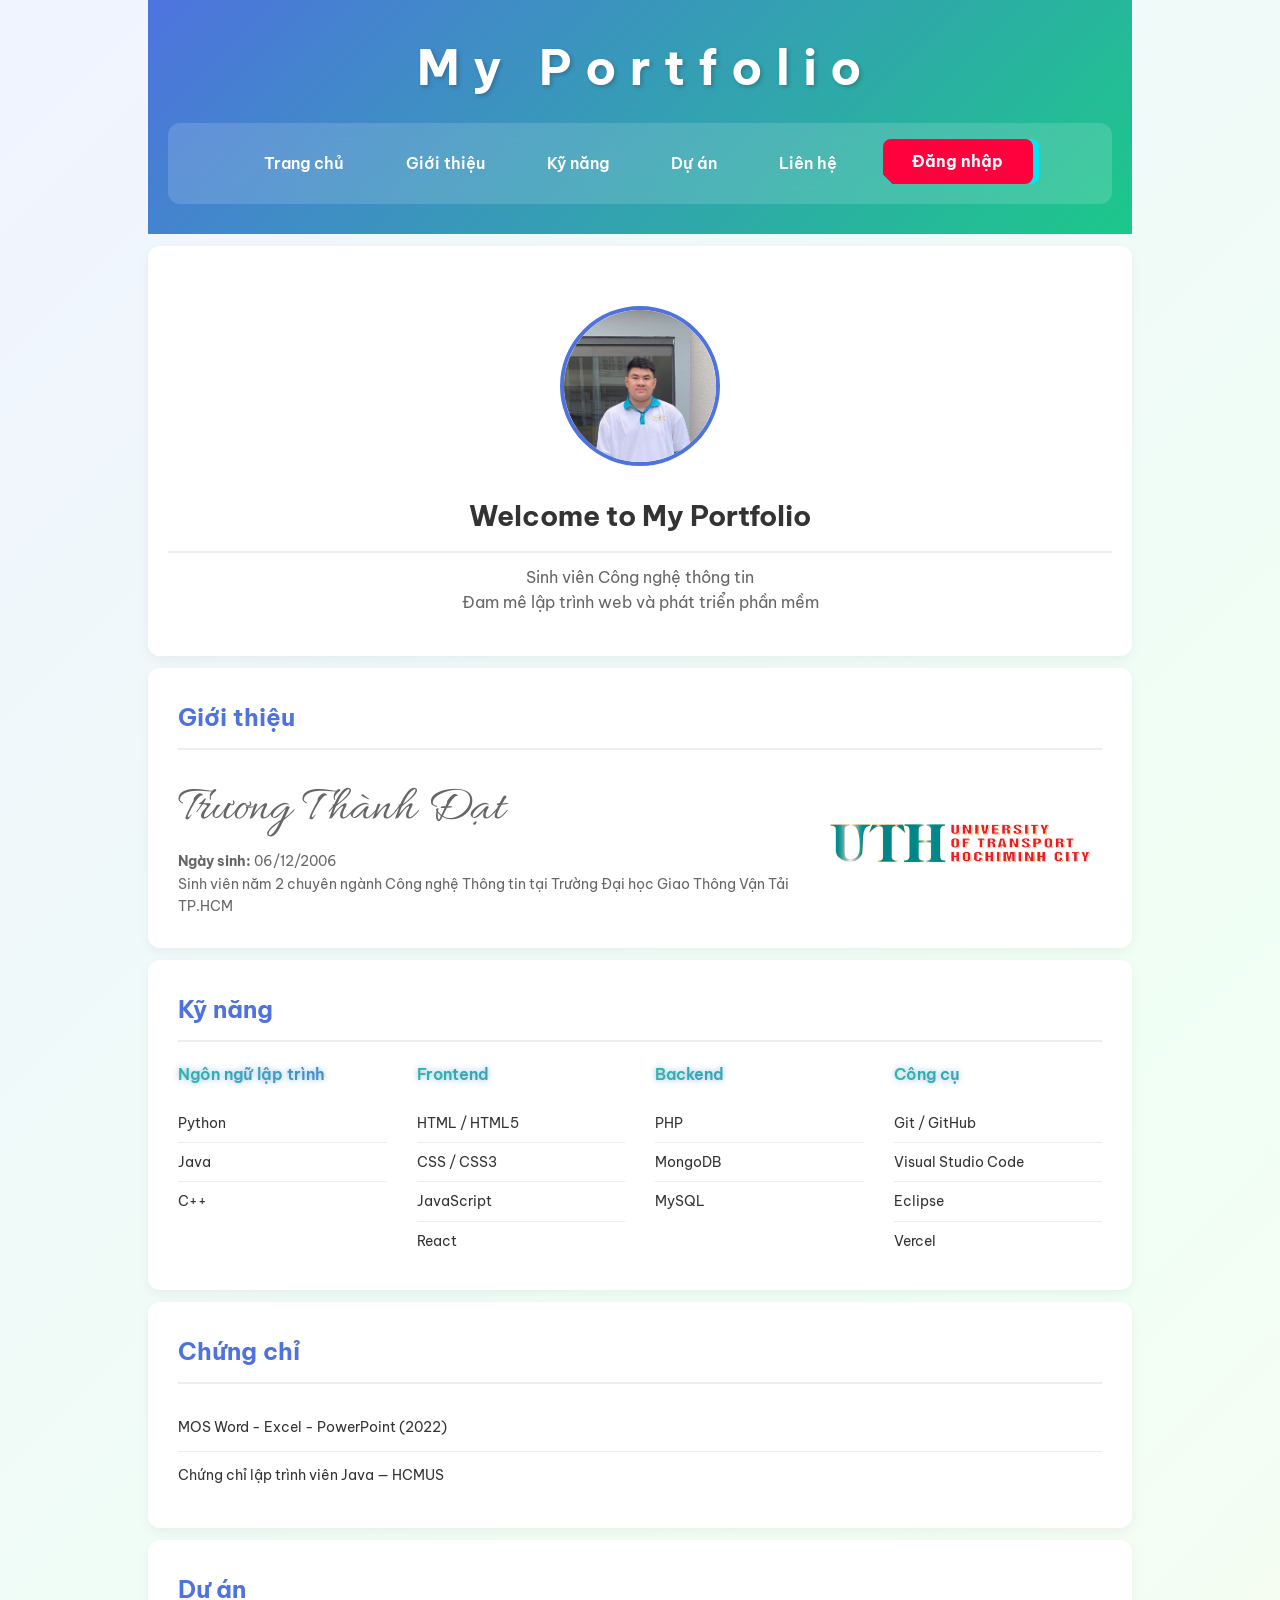
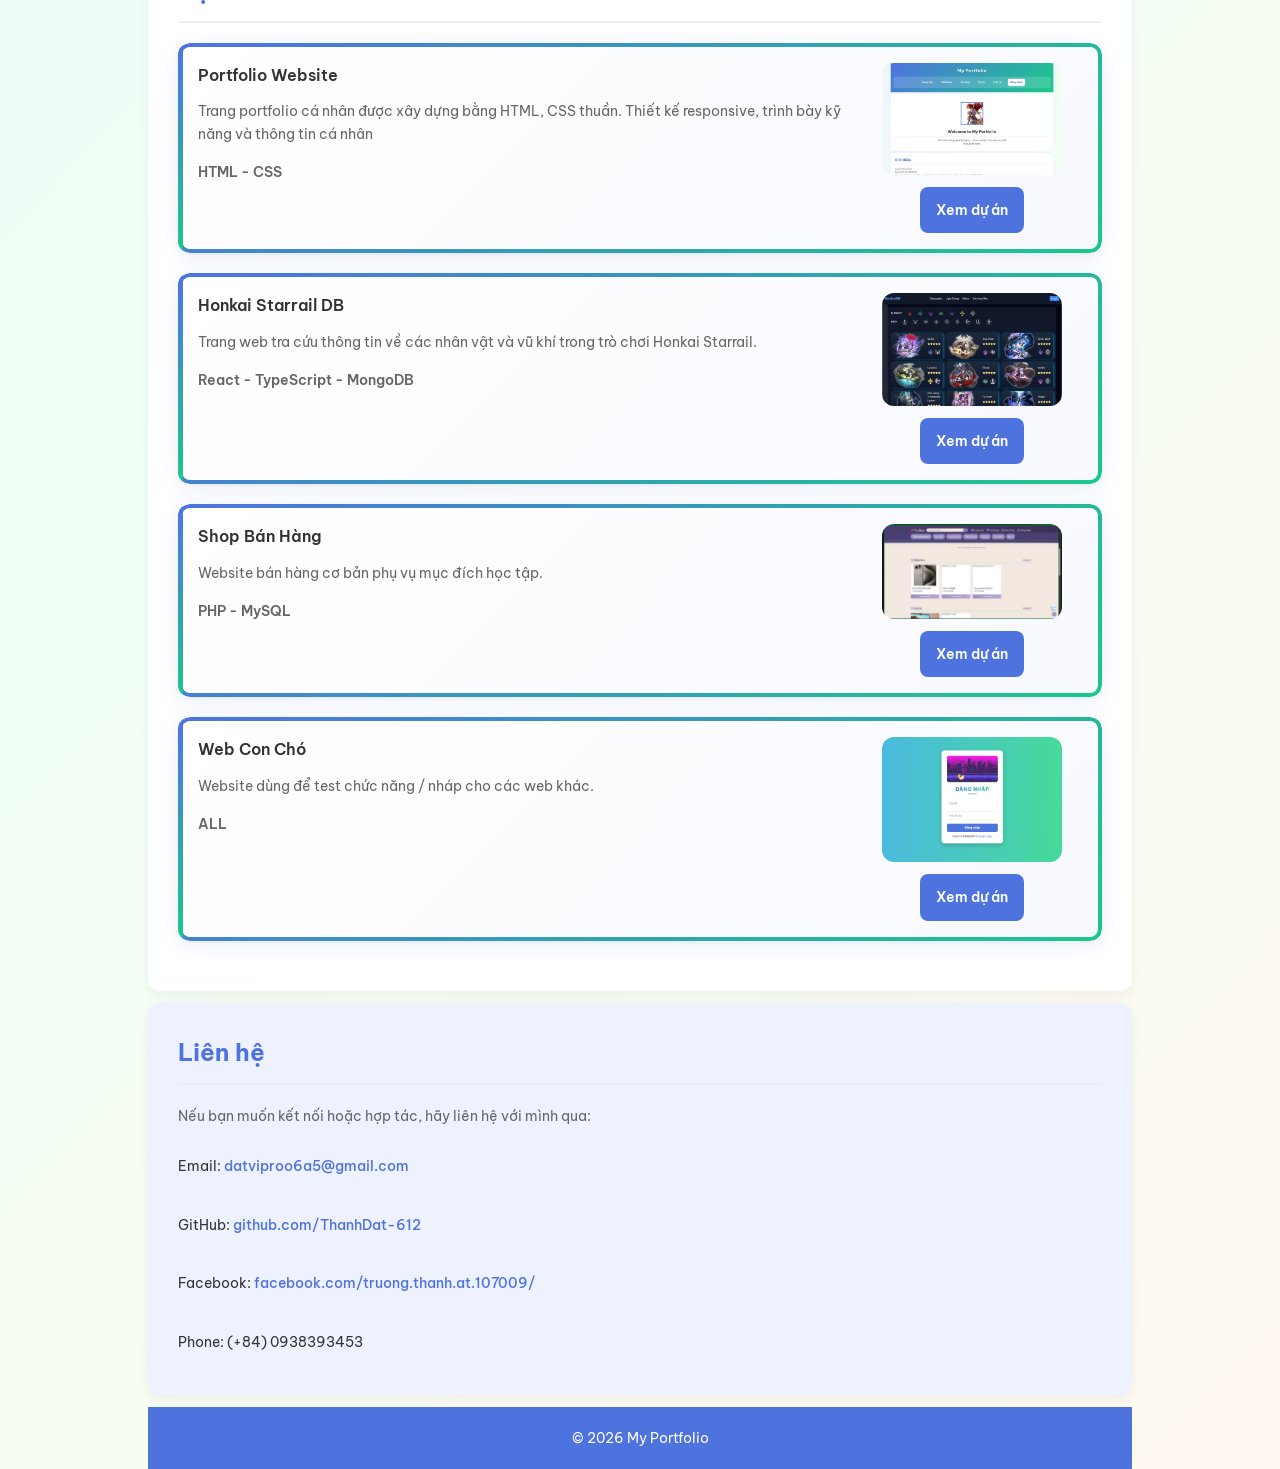
<file: index.html>
<!DOCTYPE html>
<html lang="vi">
<head>
    <meta charset="UTF-8">
    <meta name="viewport" content="width=device-width, initial-scale=1.0">
    <link rel="stylesheet" href="css/style.css">
    <link rel="icon" type="image/x-icon" href="pics/logo_web.ico">
    <!-- <link href="https://fonts.googleapis.com/css2?family=Fleur+De+Leah&family=Playwrite+AU+VIC+Guides&display=swap" rel="stylesheet">
    <link href="https://fonts.googleapis.com/css2?family=Playwrite+AU+VIC+Guides&display=swap" rel="stylesheet"> -->
    <link rel="preconnect" href="https://fonts.googleapis.com">
    <link rel="preconnect" href="https://fonts.gstatic.com" crossorigin>
    <link href="https://fonts.googleapis.com/css2?family=Allura&family=Fleur+De+Leah&family=Playwrite+AU+VIC+Guides&display=swap" rel="stylesheet">
    <link href="https://fonts.googleapis.com/css2?family=Be+Vietnam+Pro:wght@400;500;600;700&display=swap" rel="stylesheet">
    <title>Portfolio</title>
</head>
<body>
    <div class="container">
        <header>
            <!-- <h1>My Portfolio</h1> -->
            <h1 class="wave-text">
                <span class="word">
                    <span style="--i:1">M</span>
                    <span style="--i:2">y</span>
                </span>
                <span>&nbsp;</span>
                <span class="word">
                    <span style="--i:4">P</span>
                    <span style="--i:5">o</span>
                    <span style="--i:6">r</span>
                    <span style="--i:7">t</span>
                    <span style="--i:8">f</span>
                    <span style="--i:9">o</span>
                    <span style="--i:10">l</span>
                    <span style="--i:11">i</span>
                    <span style="--i:12">o</span> </span>
            </h1>
            <nav>
                <ul class="menu">
                    <li><a href="#home">Trang chủ</a></li>
                    <li><a href="#about">Giới thiệu</a></li>
                    <li><a href="#skills">Kỹ năng</a></li>
                    <li><a href="#projects">Dự án</a></li>
                    <li><a href="#contact">Liên hệ</a></li>
                    <li><a href="/html/login.html" class="login-btn" target="_blank">Đăng nhập</a></li>
                </ul>
            </nav>
        </header>

        <section id="home">
            <img src="pics/avt.jpg" alt="avt" class="avatar">
            <h2>Welcome to My Portfolio</h2>
            <p class="tagline">Sinh viên Công nghệ thông tin</p>
            <p class="tagline">Đam mê lập trình web và phát triển phần mềm</p>
        </section>

        <section id="about">
            <h2>Giới thiệu</h2>
            <div class="about-wrapper">
                <div class="about-content">
                    <p class="name">Trương Thành Đạt</p>
                    <p><b>Ngày sinh:</b> 06/12/2006</p>
                    <p> Sinh viên năm 2 chuyên ngành Công nghệ Thông tin tại Trường Đại học Giao Thông Vận Tải TP.HCM</p>
                </div>

                <div class="about-logo">
                    <img src="pics/Logo_UTH.png" alt="Logo UTH" class="about-logo-img">
                </div>
            </div>
        </section>


        <section id="skills">
            <h2>Kỹ năng</h2>
            <div class="skills-grid">
                <div class="skill-group">
                    <h3>Ngôn ngữ lập trình</h3>
                    <ul>
                        <li>Python</li>
                        <li>Java</li>
                        <li>C++</li>
                    </ul>
                </div>

                <div class="skill-group">
                    <h3>Frontend</h3>
                    <ul>
                        <li>HTML / HTML5</li>
                        <li>CSS / CSS3</li>
                        <li>JavaScript</li>
                        <li>React</li>
                    </ul>
                </div>

                <div class="skill-group">
                    <h3 >Backend</h3>
                    <ul>
                        <li>PHP</li>
                        <li>MongoDB</li>
                        <li>MySQL</li>
                    </ul>
                </div>

                <div class="skill-group">
                    <h3 >Công cụ</h3>
                    <ul>
                        <li>Git / GitHub</li>
                        <li>Visual Studio Code</li>
                        <li>Eclipse</li>
                        <li>Vercel</li>
                    </ul>
                </div>
            </div>
        </section>

        <section id="certificates">
            <h2>Chứng chỉ</h2>
            <ul class="cert-list">
                <li>MOS Word - Excel - PowerPoint (2022)</li>
                <li>Chứng chỉ lập trình viên Java — HCMUS</li>
            </ul>
        </section>

        <section id="projects">
            <h2>Dự án</h2>
            <div class="project-card">
                <div class="project-left">
                    <h3>Portfolio Website</h3>
                    <p>Trang portfolio cá nhân được xây dựng bằng HTML, CSS thuần. Thiết kế responsive, trình bày kỹ năng và thông tin cá nhân</p>
                    <p class="tech-tags">HTML - CSS</p>
                </div>
                <div class="project-right">
                    <img src="pics/portfolio.png" alt="Portfolio Website" class="project-image">
                    <a href="https://truongthanhdat-portfolio.vercel.app/" class="project-link" target="_blank">Xem dự án</a>
                </div>
            </div>

            <div class="project-card">
                <div class="project-left">
                    <h3>Honkai Starrail DB</h3>
                    <p>Trang web tra cứu thông tin về các nhân vật và vũ khí trong trò chơi Honkai Starrail.</p>
                    <p class="tech-tags">React - TypeScript - MongoDB</p>
                </div>
                <div class="project-right">
                    <img src="pics/honkaidb.png" alt="Honkai Starrail DB" class="project-image">
                    <a href="https://honkai-db.vercel.app/" class="project-link" target="_blank">Xem dự án</a>
                </div>
            </div>

            <div class="project-card">
                <div class="project-left">
                    <h3>Shop Bán Hàng</h3>
                    <p>Website bán hàng cơ bản phụ vụ mục đích học tập.</p>
                    <p class="tech-tags">PHP - MySQL</p>
                </div>
                <div class="project-right">
                    <img src="pics/shopweb.png" alt="Shop Bán Hàng" class="project-image">
                    <a href="#" class="project-link">Xem dự án</a>
                </div>
            </div>

            <div class="project-card">
                <div  class="project-left">
                    <h3>Web Con Chó</h3>
                    <p>Website dùng để test chức năng / nháp cho các web khác.</p>
                    <p class="tech-tags">ALL</p>
                </div>
                <div class="project-right">
                    <img src="pics/dog.png" atl="Web Con Chó" class="project-image">
                    <a href="https://login-test-gold-two.vercel.app/login" class="project-link">Xem dự án</a>
                </div>
            </div>

        </section>

        <section id="contact">
            <h2>Liên hệ</h2>
            <p>Nếu bạn muốn kết nối hoặc hợp tác, hãy liên hệ với mình qua:</p>
            <ul class="contact-list">
                <li>Email: <a href="mailto:datviproo6a5@gmail.com">datviproo6a5@gmail.com</a></li>
                <li>GitHub: <a href="https://github.com/ThanhDat-612" target="_blank">github.com/ThanhDat-612</a></li>
                <li>Facebook: <a href="https://facebook.com/truong.thanh.at.107009/" target="_blank">facebook.com/truong.thanh.at.107009/</a></li>
                <li>Phone: (+84) 0938393453</li>
            </ul>
        </section>

        <footer>
            <p>&copy; 2026 My Portfolio</p>
        </footer>
    </div>
</body>
</html>
</file>
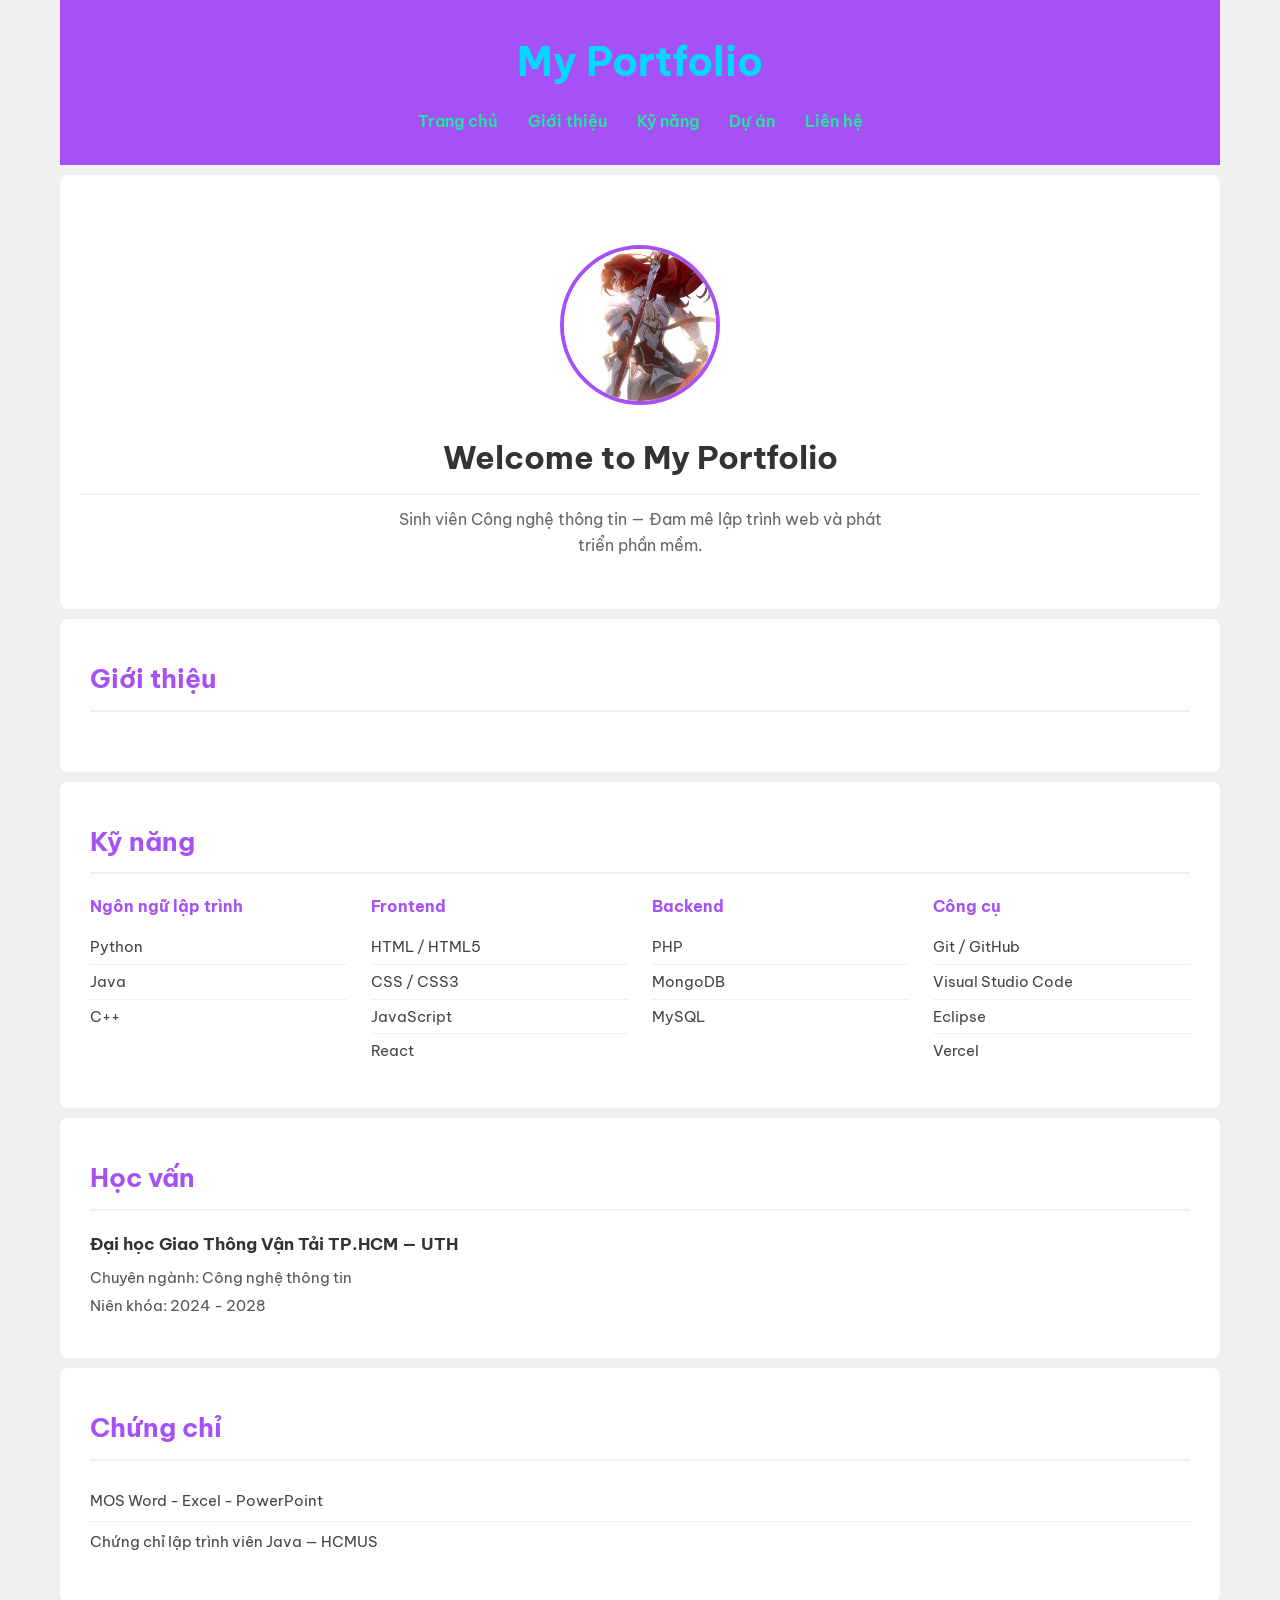
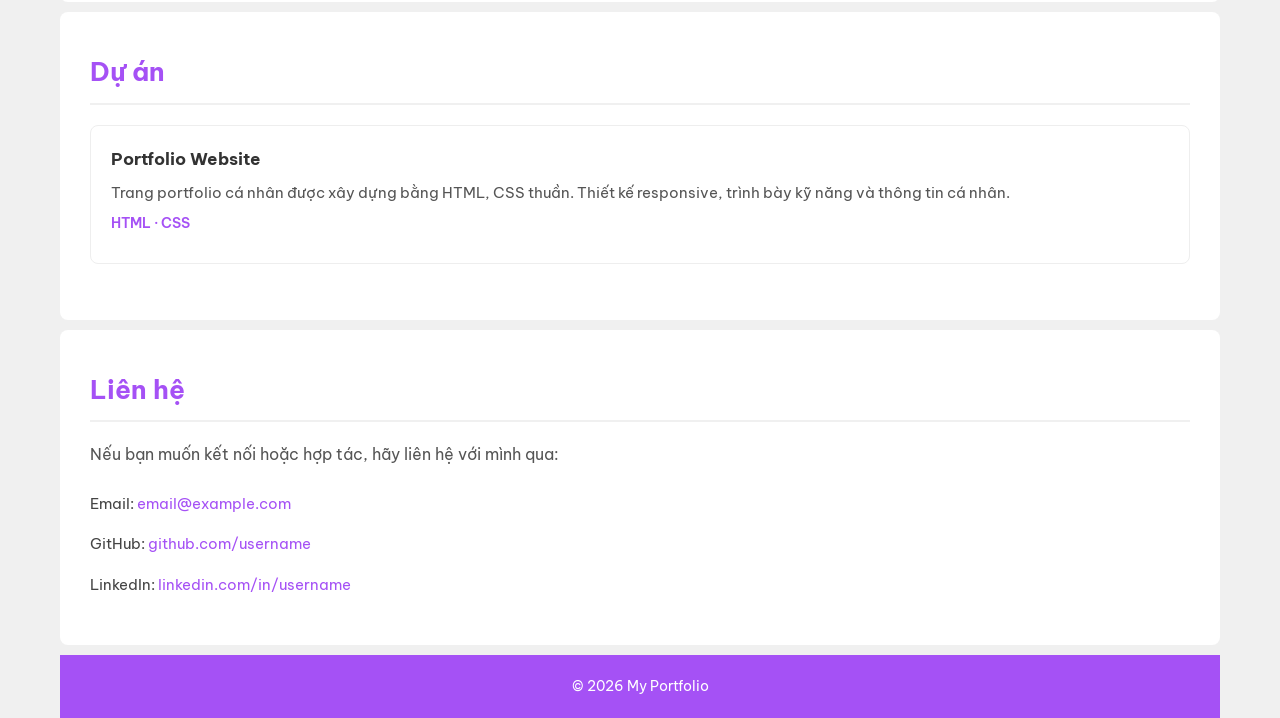
<file: home.html>
<!DOCTYPE html>
<html lang="vi">
<head>
    <meta charset="UTF-8">
    <meta name="viewport" content="width=device-width, initial-scale=1.0">
    <link rel="stylesheet" href="style.css">
    <link href="https://fonts.googleapis.com/css2?family=Be+Vietnam+Pro:wght@400;500;600;700&display=swap" rel="stylesheet">
    <title>Portfolio</title>
</head>
<body>
    <div class="container">
        <header>
            <h1>My Portfolio</h1>
            <nav>
                <ul class="menu">
                    <li><a href="#home">Trang chủ</a></li>
                    <li><a href="#about">Giới thiệu</a></li>
                    <li><a href="#skills">Kỹ năng</a></li>
                    <li><a href="#projects">Dự án</a></li>
                    <li><a href="#contact">Liên hệ</a></li>
                </ul>
            </nav>
        </header>

        <section id="home">
            <img src="avt.png" alt="avt" class="avatar">
            <h2>Welcome to My Portfolio</h2>
            <p class="tagline">Sinh viên Công nghệ thông tin — Đam mê lập trình web và phát triển phần mềm.</p>
        </section>

        <section id="about">
            <h2>Giới thiệu</h2>
        </section>

        <section id="skills">
            <h2>Kỹ năng</h2>
            <div class="skills-grid">
                <div class="skill-group">
                    <h3>Ngôn ngữ lập trình</h3>
                    <ul>
                        <li>Python</li>
                        <li>Java</li>
                        <li>C++</li>
                    </ul>
                </div>

                <div class="skill-group">
                    <h3>Frontend</h3>
                    <ul>
                        <li>HTML / HTML5</li>
                        <li>CSS / CSS3</li>
                        <li>JavaScript</li>
                        <li>React</li>
                    </ul>
                </div>

                <div class="skill-group">
                    <h3>Backend</h3>
                    <ul>
                        <li>PHP</li>
                        <li>MongoDB</li>
                        <li>MySQL</li>
                    </ul>
                </div>

                <div class="skill-group">
                    <h3>Công cụ</h3>
                    <ul>
                        <li>Git / GitHub</li>
                        <li>Visual Studio Code</li>
                        <li>Eclipse</li>
                        <li>Vercel</li>
                    </ul>
                </div>
            </div>
        </section>

        <section id="education">
            <h2>Học vấn</h2>
            <div class="edu-item">
                <h3>Đại học Giao Thông Vận Tải TP.HCM — UTH</h3>
                <p>Chuyên ngành: Công nghệ thông tin</p>
                <p>Niên khóa: 2024 - 2028</p>
            </div>
        </section>

        <section id="certificates">
            <h2>Chứng chỉ</h2>
            <ul class="cert-list">
                <li>MOS Word - Excel - PowerPoint</li>
                <li>Chứng chỉ lập trình viên Java — HCMUS</li>
            </ul>
        </section>

        <section id="projects">
            <h2>Dự án</h2>
            <div class="project-card">
                <h3>Portfolio Website</h3>
                <p>Trang portfolio cá nhân được xây dựng bằng HTML, CSS thuần. Thiết kế responsive, trình bày kỹ năng và thông tin cá nhân.</p>
                <p class="tech-tags">HTML · CSS</p>
            </div>
        </section>

        <section id="contact">
            <h2>Liên hệ</h2>
            <p>Nếu bạn muốn kết nối hoặc hợp tác, hãy liên hệ với mình qua:</p>
            <ul class="contact-list">
                <li>Email: <a href="mailto:email@example.com">email@example.com</a></li>
                <li>GitHub: <a href="https://github.com/" target="_blank">github.com/username</a></li>
                <li>LinkedIn: <a href="https://linkedin.com/" target="_blank">linkedin.com/in/username</a></li>
            </ul>
        </section>

        <footer>
            <p>© 2026 My Portfolio</p>
        </footer>
    </div>
</body>
</html>
</file>
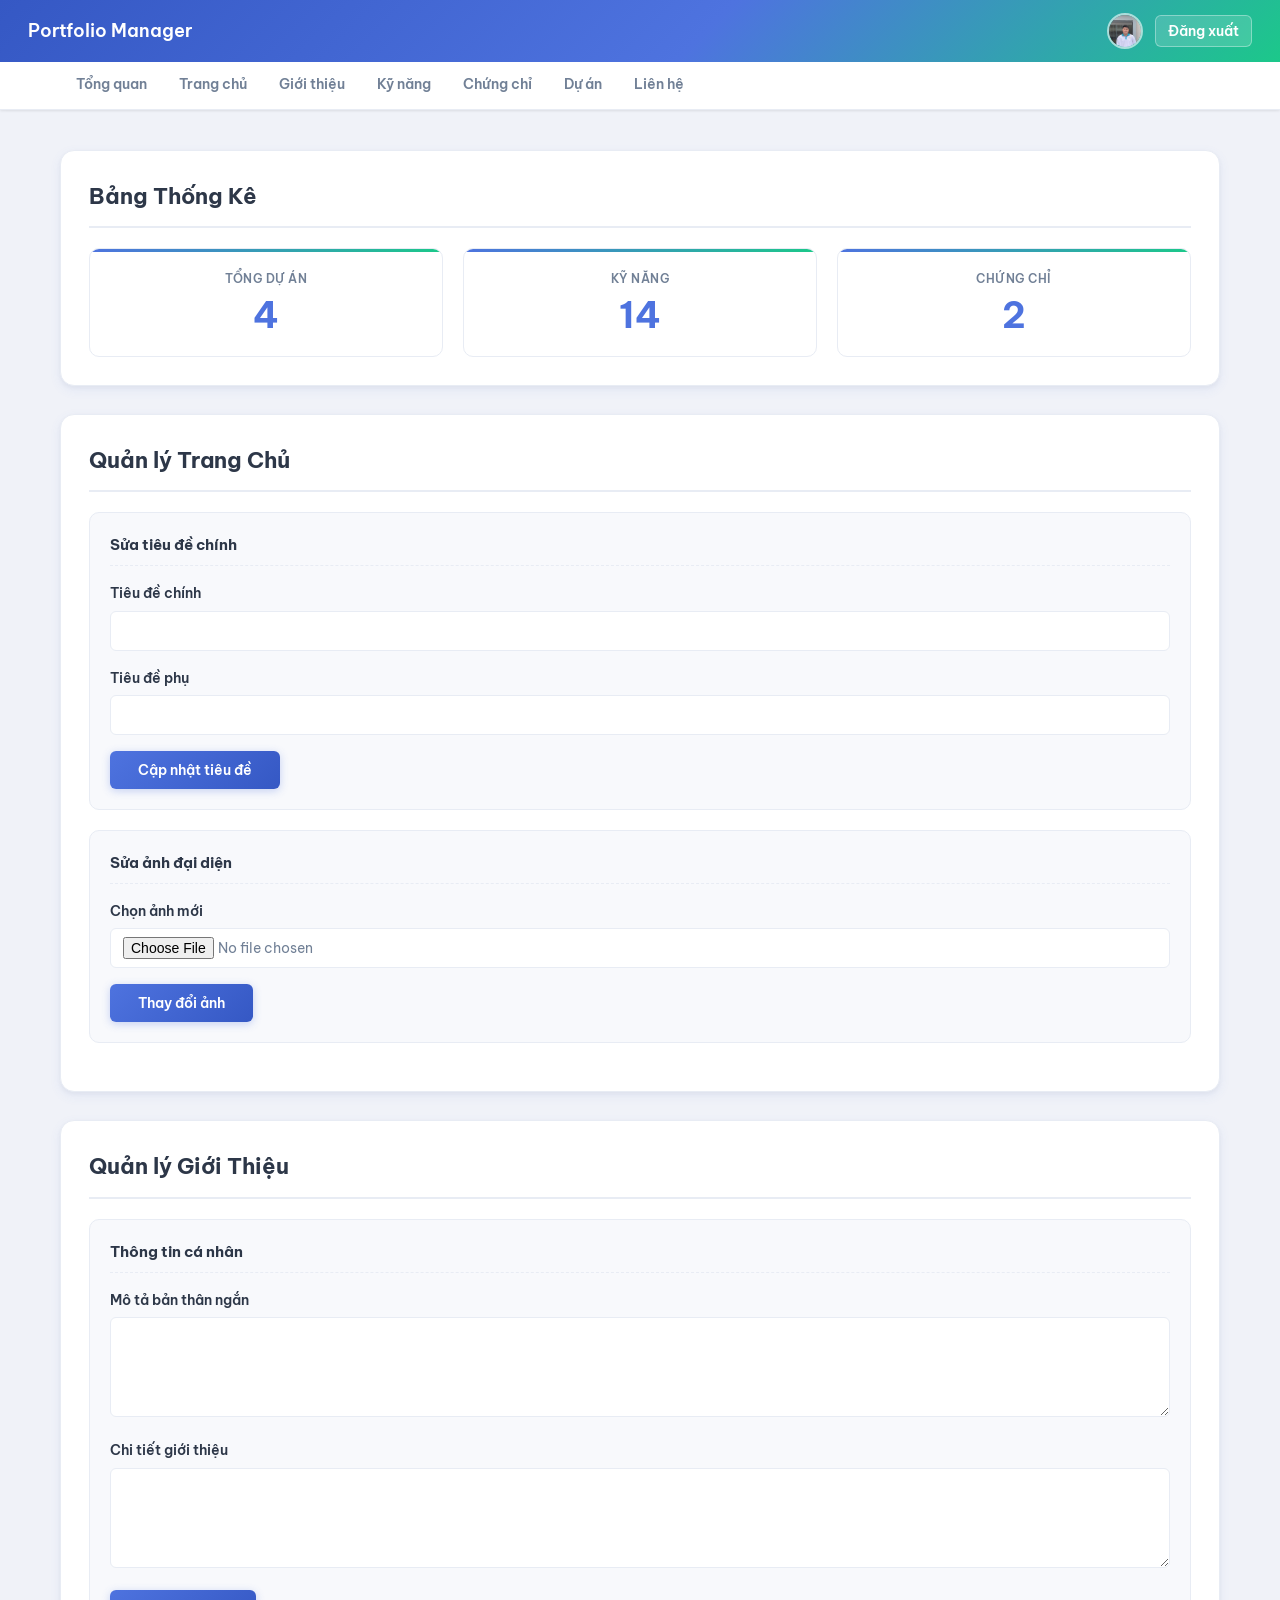
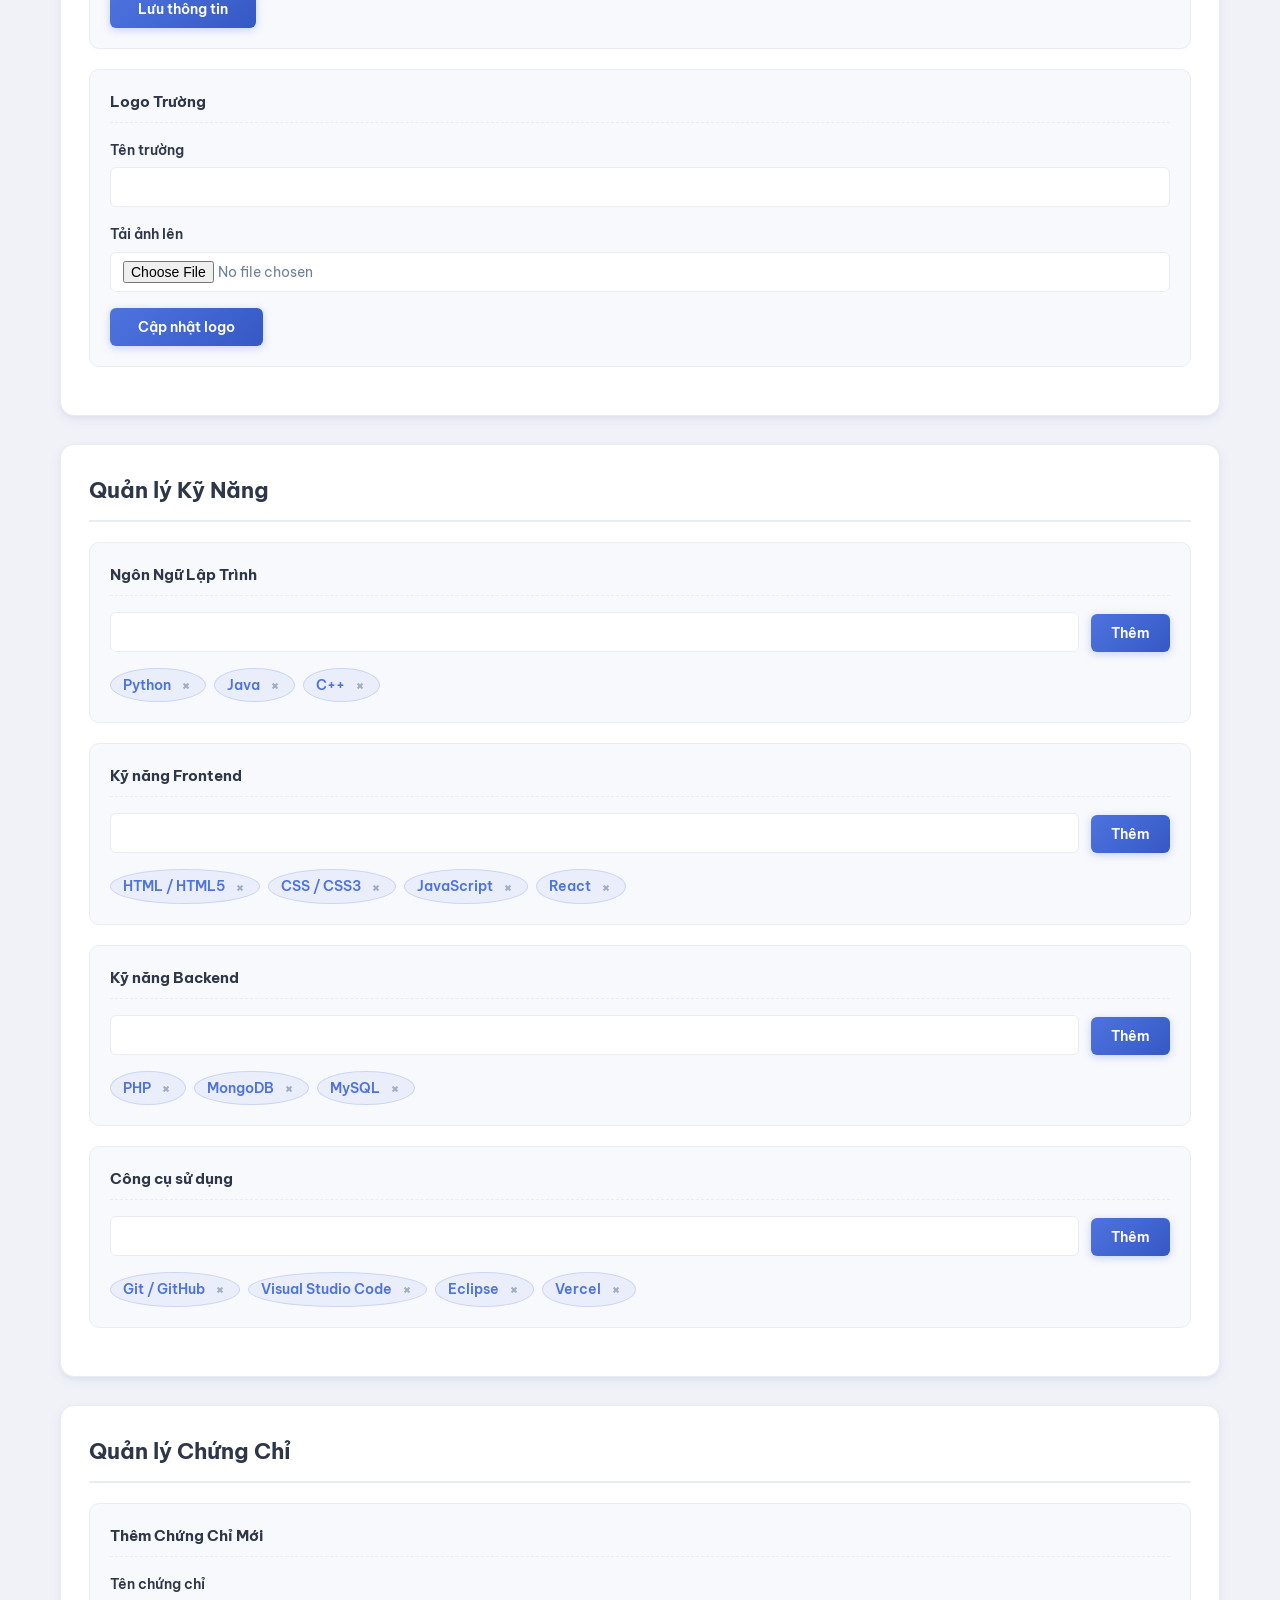
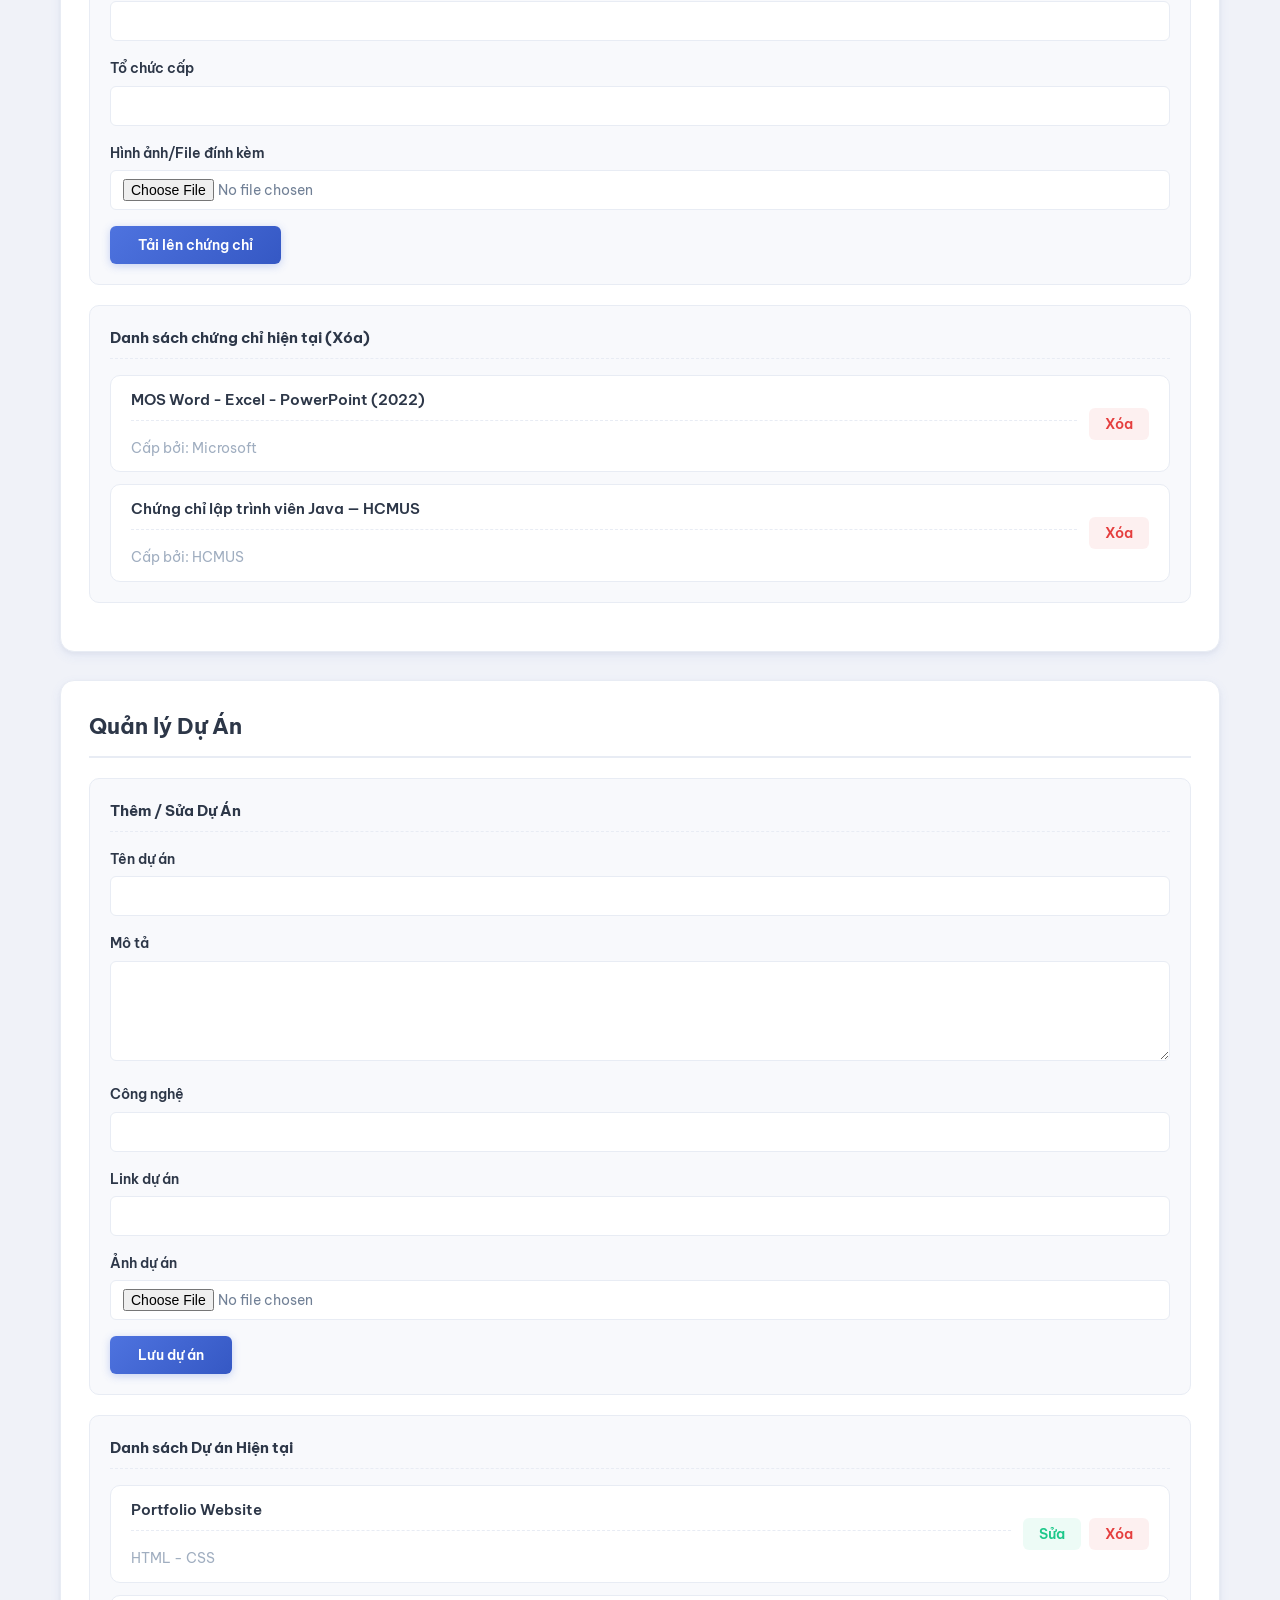
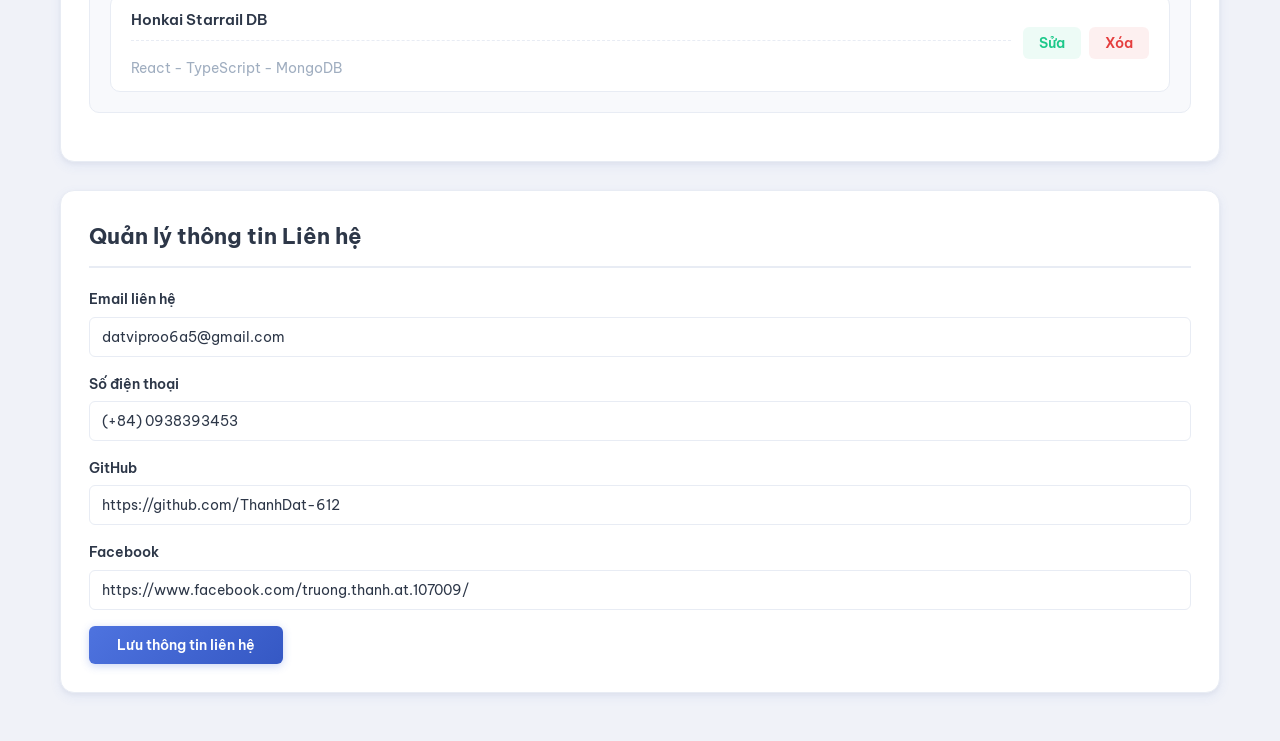
<file: html/admin.html>
<!DOCTYPE html>
<html lang="vi">
<head>
    <meta charset="UTF-8">
    <meta name="viewport" content="width=device-width, initial-scale=1.0">
    <link rel="stylesheet" href="../css/admin.css">
    <link href="https://fonts.googleapis.com/css2?family=Be+Vietnam+Pro:wght@400;500;600;700&display=swap" rel="stylesheet">
    <title>Quản Lý Portfolio</title>
</head>
<body>

    <!-- TOP BAR -->
    <header id="admin-header">
        <div class="admin-logo">
            <h1>Portfolio Manager</h1>
        </div>
        <div class="admin-info">
            <img src="../pics/avt.jpg" alt="avt" class="avatar">
            <button id="logout-btn">Đăng xuất</button>
        </div>
    </header>

    <!-- NAVIGATION -->
    <nav id="admin-nav">
        <ul class="nav-menu">
            <!-- Thêm liên kết đến Bảng thống kê (Tùy chọn) -->
            <li class="nav-item"><a href="#dashboard-section">Tổng quan</a></li>

            <li class="nav-item">
                <a href="#home-section">Trang chủ</a>
                <ul class="submenu">
                    <li><a href="#home-section">Sửa tiêu đề</a></li>
                    <li><a href="#home-section">Sửa ảnh đại diện</a></li>
                </ul>
            </li>

            <li class="nav-item">
                <a href="#about-section">Giới thiệu</a>
                <ul class="submenu">
                    <li><a href="#about-section">Thông tin cá nhân</a></li>
                    <li><a href="#about-section">Logo trường</a></li>
                </ul>
            </li>

            <li class="nav-item">
                <a href="#skills-section">Kỹ năng</a>
                <ul class="submenu">
                    <li><a href="#skills-section">Ngôn Ngữ Lập Trình</a></li>
                    <li><a href="#skills-section">Frontend</a></li>
                    <li><a href="#skills-section">Backend</a></li>
                    <li><a href="#skills-section">Công cụ</a></li>
                </ul>
            </li>

            <li class="nav-item">
                <a href="#certificates-section">Chứng chỉ</a>
                <ul class="submenu">
                    <li><a href="#certificates-section">Thêm Chứng Chỉ</a></li>
                    <li><a href="#certificates-section">Quản lý / Xóa Chứng Chỉ</a></li>
                </ul>
            </li>

            <li class="nav-item">
                <a href="#projects-section">Dự án</a>
                <ul class="submenu">
                    <li><a href="#projects-section">Thêm dự án</a></li>
                    <li><a href="#projects-section">Quản lý dự án</a></li>
                </ul>
            </li>

            <li class="nav-item">
                <a href="#contact-section">Liên hệ</a>
            </li>
        </ul>
    </nav>

    <!-- MAIN CONTENT -->
    <main id="admin-main">
        
        <!-- DASHBOARD (TỔNG QUAN) -->
        <section id="dashboard-section">
            <h2>Bảng Thống Kê</h2>
            <div class="dashboard-cards">
                <div class="dashboard-card">
                    <h3>Tổng dự án</h3>
                    <p>4</p>
                </div>
                <div class="dashboard-card">
                    <h3>Kỹ năng</h3>
                    <p>14</p>
                </div>
                <div class="dashboard-card">
                    <h3>Chứng chỉ</h3>
                    <p>2</p>
                </div>
            </div>
        </section>

        <!-- ================= TRANG CHỦ ================= -->
        <section id="home-section">
            <h2>Quản lý Trang Chủ</h2>
            
            <!-- Sửa tiêu đề -->
            <div id="edit-title-section" class="sub-management">
                <h3>Sửa tiêu đề chính</h3>
                <form>
                    <div class="form-group">
                        <label>Tiêu đề chính</label>
                        <input type="text"  id="home-main-title">
                    </div>
                    <div class="form-group">
                        <label>Tiêu đề phụ</label>
                        <input type="text" id="home-subtitle">
                    </div>
                    <button type="submit">Cập nhật tiêu đề</button>
                </form>
            </div>

            <!-- Sửa ảnh đại diện -->
            <div id="edit-avatar-section" class="sub-management">
                <h3>Sửa ảnh đại diện</h3>
                <form>
                    <div class="form-group">
                        <label>Chọn ảnh mới</label>
                        <input type="file" id="home-avatar-input">
                    </div>
                    <button type="submit">Thay đổi ảnh</button>
                </form>
            </div>
        </section>

        <!-- ================= GIỚI THIỆU ================= -->
        <section id="about-section">
            <h2>Quản lý Giới Thiệu</h2>

            <!-- Thông tin cá nhân -->
            <div id="personal-info-section" class="sub-management">
                <h3>Thông tin cá nhân</h3>
                <form>
                    <div class="form-group">
                        <label>Mô tả bản thân ngắn</label>
                        <textarea id="about-bio-short"></textarea>
                    </div>
                    <div class="form-group">
                        <label>Chi tiết giới thiệu</label>
                        <textarea id="about-bio-detail"></textarea>
                    </div>
                    <button type="submit">Lưu thông tin</button>
                </form>
            </div>

            <!-- Logo trường -->
            <div id="school-logo-section" class="sub-management">
                <h3>Logo Trường</h3>
                <form>
                    <div class="form-group">
                        <label>Tên trường</label>
                        <input type="text" id="school-name">
                    </div>
                    <div class="form-group">
                        <label>Tải ảnh lên</label>
                        <input type="file" id="school-logo-input">
                    </div>
                    <button type="submit">Cập nhật logo</button>
                </form>
            </div>
        </section>

        <!-- ================= KỸ NĂNG ================= -->
        <section id="skills-section">
            <h2>Quản lý Kỹ Năng</h2>

            <div id="skill-lang-section" class="sub-management">
                <h3>Ngôn Ngữ Lập Trình</h3>
                <form class="skill-inline-form">
                    <div class="form-group">
                        <input type="text">
                    </div>
                    <button type="submit">Thêm</button>
                </form>
                <div class="skill-tag-list">
                    <div class="skill-tag">Python <span class="delete-tag">&times;</span></div>
                    <div class="skill-tag">Java <span class="delete-tag">&times;</span></div>
                    <div class="skill-tag">C++ <span class="delete-tag">&times;</span></div>
                </div>
            </div>

            <div id="skill-frontend-section" class="sub-management">
                <h3>Kỹ năng Frontend</h3>
                <form class="skill-inline-form">
                    <div class="form-group">
                        <input type="text">
                    </div>
                    <button type="submit">Thêm</button>
                </form>
                <div class="skill-tag-list">
                    <div class="skill-tag">HTML / HTML5 <span class="delete-tag">&times;</span></div>
                    <div class="skill-tag">CSS / CSS3 <span class="delete-tag">&times;</span></div>
                    <div class="skill-tag">JavaScript <span class="delete-tag">&times;</span></div>
                    <div class="skill-tag">React <span class="delete-tag">&times;</span></div>
                </div>
            </div>

            <div id="skill-backend-section" class="sub-management">
                <h3>Kỹ năng Backend</h3>
                <form class="skill-inline-form">
                    <div class="form-group">
                        <input type="text">
                    </div>
                    <button type="submit">Thêm</button>
                </form>
                <div class="skill-tag-list">
                    <div class="skill-tag">PHP<span class="delete-tag">&times;</span></div>
                    <div class="skill-tag">MongoDB<span class="delete-tag">&times;</span></div>
                    <div class="skill-tag">MySQL<span class="delete-tag">&times;</span></div>
                </div>
            </div>

            <div id="skill-tools-section" class="sub-management">
                <h3>Công cụ sử dụng</h3>
                <form class="skill-inline-form">
                    <div class="form-group">
                        <input type="text">
                    </div>
                    <button type="submit">Thêm</button>
                </form>
                <div class="skill-tag-list">
                    <div class="skill-tag">Git / GitHub <span class="delete-tag">&times;</span></div>
                    <div class="skill-tag">Visual Studio Code <span class="delete-tag">&times;</span></div>
                    <div class="skill-tag">Eclipse <span class="delete-tag">&times;</span></div>
                    <div class="skill-tag">Vercel <span class="delete-tag">&times;</span></div>
                </div>
            </div>
        </section>

        <!-- ================= CHỨNG CHỈ ================= -->
        <section id="certificates-section">
            <h2>Quản lý Chứng Chỉ</h2>

            <!-- Thêm Chứng chỉ -->
            <div id="add-certificate-section" class="sub-management">
                <h3>Thêm Chứng Chỉ Mới</h3>
                <form>
                    <div class="form-group">
                        <label>Tên chứng chỉ</label>
                        <input type="text" id="cert-name">
                    </div>
                    <div class="form-group">
                        <label>Tổ chức cấp</label>
                        <input type="text" id="cert-issuer">
                    </div>
                    <div class="form-group">
                        <label>Hình ảnh/File đính kèm</label>
                        <input type="file" id="cert-file">
                    </div>
                    <button type="submit">Tải lên chứng chỉ</button>
                </form>
            </div>

            <!-- Quản lý / Xóa Chứng Chỉ -->
            <div id="manage-certificates-section" class="sub-management">
                <h3>Danh sách chứng chỉ hiện tại (Xóa)</h3>
                <div class="project-list"> <!-- Tận dụng CSS của danh sách dự án -->
                    <div class="project-item">
                        <div class="project-info">
                            <h3>MOS Word - Excel - PowerPoint (2022)</h3>
                            <p>Cấp bởi: Microsoft</p>
                        </div>
                        <div class="project-actions">
                            <button class="delete-btn">Xóa</button>
                        </div>
                    </div>
                    <div class="project-item">
                        <div class="project-info">
                            <h3>Chứng chỉ lập trình viên Java — HCMUS</h3>
                            <p>Cấp bởi: HCMUS</p>
                        </div>
                        <div class="project-actions">
                            <button class="delete-btn">Xóa</button>
                        </div>
                    </div>
                </div>
            </div>
        </section>

        <!-- ================= DỰ ÁN ================= -->
        <section id="projects-section">
            <h2>Quản lý Dự Án</h2>

            <!-- Thêm / Sửa dự án Form -->
            <div id="project-form-section" class="sub-management">
                <h3>Thêm / Sửa Dự Án</h3>
                <form id="project-form">
                    <div class="form-group">
                        <label>Tên dự án</label>
                        <input type="text" id="project-name">
                    </div>
                    <div class="form-group">
                        <label>Mô tả</label>
                        <textarea id="project-description"></textarea>
                    </div>
                    <div class="form-group">
                        <label>Công nghệ</label>
                        <input type="text" id="project-tech">
                    </div>
                    <div class="form-group">
                        <label>Link dự án</label>
                        <input type="url" id="project-link">
                    </div>
                    <div class="form-group">
                        <label>Ảnh dự án</label>
                        <input type="file" id="project-image">
                    </div>
                    <button type="submit" id="save-project-btn">Lưu dự án</button>
                </form>
            </div>

            <!-- Danh sách project (Sửa/Xóa) -->
            <div id="project-management" class="sub-management">
                <h3>Danh sách Dự án Hiện tại</h3>
                <div class="project-list">
                    <div class="project-item">
                        <div class="project-info">
                            <h3>Portfolio Website</h3>
                            <p>HTML - CSS</p>
                        </div>
                        <div class="project-actions">
                            <button class="edit-btn">Sửa</button>
                            <button class="delete-btn">Xóa</button>
                        </div>
                    </div>

                    <div class="project-item">
                        <div class="project-info">
                            <h3>Honkai Starrail DB</h3>
                            <p>React - TypeScript - MongoDB</p>
                        </div>
                        <div class="project-actions">
                            <button class="edit-btn">Sửa</button>
                            <button class="delete-btn">Xóa</button>
                        </div>
                    </div>
                </div>
            </div>
        </section>

        <!-- ================= LIÊN HỆ ================= -->
        <section id="contact-section">
            <h2>Quản lý thông tin Liên hệ</h2>
            <form id="contact-form">
                <div class="form-group">
                    <label>Email liên hệ</label>
                    <input type="email" id="contact-email" value="datviproo6a5@gmail.com">
                </div>
                <div class="form-group">
                    <label>Số điện thoại</label>
                    <input type="text" id="contact-phone" value="(+84) 0938393453">
                </div>
                <div class="form-group">
                    <label>GitHub</label>
                    <input type="url" id="contact-github" value="https://github.com/ThanhDat-612">
                </div>
                <div class="form-group">
                    <label>Facebook</label>
                    <input type="url" id="contact-facebook" value="https://www.facebook.com/truong.thanh.at.107009/">
                </div>
                <button type="submit">Lưu thông tin liên hệ</button>
            </form>
        </section>

    </main>

</body>
</html>
</file>
<file: css/style.css>
* {
    margin: 0;
    padding: 0;
    box-sizing: border-box;
}

:root {
    --primary-color: #4e73df;
    --secondary-color: #1cc88a;
    --background-color: #f5f7fb;
    --surface-color: #ffffff;
    --text-primary: #333333;
    --text-secondary: #666666;
    --text-light: #999999;
    --border-color: #eeeeee;
    
    --font-size-sm: 12px;
    --font-size-base: 14px;
    --font-size-lg: 16px;
    --font-size-xl: 18px;
    --font-size-2xl: 20px;
    --font-size-3xl: 24px;
    --font-size-4xl: 28px;
    --font-size-5xl: 32px;
    
    --border-radius-sm: 5px;
    --border-radius-md: 8px;
    --border-radius-lg: 12px;
    --border-radius-xl: 15px;
    --border-radius-full: 50%;
    
    --spacing-xs: 4px;
    --spacing-sm: 8px;
    --spacing-md: 12px;
    --spacing-lg: 16px;
    --spacing-xl: 20px;
    --spacing-2xl: 30px;
    --spacing-3xl: 40px;
}

body {
    background: linear-gradient(135deg, #f0f4ff 0%, #f0fff4 50%, #fff8f0 100%);
    font-family: 'Be Vietnam Pro', Arial, sans-serif;
    color: var(--text-primary);
    line-height: 1.6;
}

.container {
    width: 100%;
    max-width: 1200px;
    margin: auto;
    padding: 0 var(--spacing-xl);
}

/* ============ HEADER ============ */
header {
    background: linear-gradient(135deg, var(--primary-color), var(--secondary-color));
    color: var(--surface-color);
    padding: var(--spacing-2xl) var(--spacing-xl);
    text-align: center;
}

header h1 {
    margin-bottom: var(--spacing-lg);
    font-size: var(--font-size-5xl);
    color: var(--surface-color);
    font-weight: 700;
    text-shadow: 2px 2px 4px rgba(0, 0, 0, 0.2);
    letter-spacing: 1px;
    animation: slideDown 1s ease-out;
    display: inline-block;
}

@keyframes slideDown {
    from {
        opacity: 0;
        transform: translateY(-20px);
    }
    to {
        opacity: 1;
        transform: translateY(0);
    }
}

@keyframes fadeInUp {
    from {
        opacity: 0;
        transform: translateY(16px);
    }
    to {
        opacity: 1;
        transform: translateY(0);
    }
}
.wave-text {
  font-size: 3rem;
  font-weight: bold;
}

.wave-text span {
  display: inline-block;
  animation: jump 1.2s ease-in-out infinite;
  /* Sử dụng biến --i để tạo độ trễ (delay) cho từng chữ cái */
  animation-delay: calc(0.1s * var(--i)); 
}

@keyframes jump {
  /* 0%, 100% { transform: translateY(0); }
  50% { transform: translateY(-15px); color: #ff4757; }  */
  0%, 100% { 
    transform: translateY(0); 
    color: #ff4757; /* Màu lúc ở dưới (Đỏ hồng) */
  }
  25% {
    color: #ffa500; /* Đổi sang màu Cam */
  }
  50% { 
    transform: translateY(-15px); 
    color: #2ed573; /* Màu lúc nhảy lên cao nhất (Xanh lá) */
  }
  75% {
    color: #1e90ff; /* Đổi sang màu Xanh dương */
  }
}

section {
    animation: fadeInUp 0.5s ease-out both;
}


/* Navigation Menu - FLEXBOX */
.menu {
    list-style: none;
    display: flex;
    justify-content: center;
    flex-wrap: wrap;
    gap: var(--spacing-lg);
    background: rgba(255, 255, 255, 0.15);
    padding: var(--spacing-lg) var(--spacing-xl);
    border-radius: var(--border-radius-lg);
    backdrop-filter: blur(10px);
}

.menu li {
    display: flex;
}

.menu a {
    color: var(--surface-color);
    text-decoration: none;
    font-weight: 600;
    font-size: var(--font-size-lg);
    transition: all 0.3s ease;
    display: inline-flex;
    align-items: center;
    padding: var(--spacing-md) var(--spacing-lg);
    border-radius: var(--border-radius-md);
    position: relative;
}

.menu a::before {
    content: '';
    position: absolute;
    bottom: 0;
    left: 0;
    width: 0;
    height: 2px;
    background: var(--surface-color);
    transition: width 0.3s ease;
}

.menu a:hover {
    background: rgba(255, 255, 255, 0.2);
    transform: translateY(-2px);
}

.menu a:hover::before {
    width: 100%;
}

.menu a.login-btn {
    /* background: var(--surface-color);
    color: var(--primary-color);
    font-weight: 700;
    box-shadow: 0 4px 12px rgba(255, 255, 255, 0.3); */
    position: relative;
    display: flex;
    align-items: center;
    justify-content: center;

    width: 150px;
    height: 45px;

    text-decoration: none;
    color: #fff;
    font-size: 16px;
    font-weight: bold;

    background: linear-gradient(45deg, transparent 5%, #ff013c 5%);
    box-shadow: 6px 0 0 #00e6f6;

    overflow: hidden;
}
.menu a.login-btn::after{
    --slice-0: inset(50% 50% 50% 50%);
    --slice-1: inset(80% -6px 0 0);
    --slice-2: inset(50% -6px 30% 0);
    --slice-3: inset(10% -6px 85% 0);
    --slice-4: inset(40% -6px 43% 0);
    --slice-5: inset(80% -6px 5% 0);

    content: "|||||||||||||||||||||";

   position: absolute;
    inset: 0;

    display: flex;
    align-items: center;
    justify-content: center;

    background: linear-gradient(
        45deg,
        transparent 3%,
        #00e6f6 3%,
        #00e6f6 5%,
        #ff013c 5%
    );
     text-shadow:
        -2px -2px 0 #f8f005,
         2px  2px 0 #00e6f6;

    clip-path: var(--slice-0);
}
.menu a.login-btn:hover::after{ 
    /* background: #d4f0e4;
    box-shadow: 0 6px 16px rgba(255, 255, 255, 0.5);
    transform: translateY(-3px); */
    animation: glitch 1s steps(2, end);
}
@keyframes glitch {
    0% {
        clip-path: var(--slice-1);
        transform: translate(-10px, -5px);
    }
    10% {
        clip-path: var(--slice-3);
        transform: translate(5px, 5px);
    }
    20% {
        clip-path: var(--slice-1);
        transform: translate(-5px, 5px);
    }
    30% {
        clip-path: var(--slice-3);
        transform: translate(0, 3px);
    }
    40% {
        clip-path: var(--slice-2);
        transform: translate(-3px, 0);
    }
    50% {
        clip-path: var(--slice-3);
        transform: translate(3px, 0);
    }
    60% {
        clip-path: var(--slice-4);
        transform: translate(3px, 5px);
    }
    70% {
        clip-path: var(--slice-2);
        transform: translate(-5px, 5px);
    }
    80% {
        clip-path: var(--slice-5);
        transform: translate(10px, -5px);
    }
    90% {
        clip-path: var(--slice-1);
        transform: translate(-5px, 0);
    }
    100% {
        clip-path: var(--slice-1);
        transform: translate(0);
    }
}

/* ============ SECTIONS ============ */
section {
    background-color: var(--surface-color);
    margin: var(--spacing-md) 0;
    padding: var(--spacing-2xl);
    border-radius: var(--border-radius-lg);
    box-shadow: 0 4px 12px rgba(0, 0, 0, 0.05);
}

section h2 {
    color: var(--primary-color);
    margin-bottom: var(--spacing-xl);
    padding-bottom: var(--spacing-md);
    border-bottom: 2px solid var(--border-color);
    font-size: var(--font-size-3xl);
}

/* ============ HOME SECTION ============ */
#home {
    text-align: center;
    padding: var(--spacing-3xl) var(--spacing-xl);
}

#home h2 {
    font-size: var(--font-size-4xl);
    color: var(--text-primary);
    margin-bottom: var(--spacing-md);
}

.avatar {
    width: 160px;
    height: 160px;
    border-radius: var(--border-radius-full);
    margin: var(--spacing-xl) auto;
    border: 4px solid var(--primary-color);
    object-fit: cover;
}

.tagline {
    color: var(--text-secondary);
    font-size: var(--font-size-lg);
    max-width: 500px;
    margin: 0 auto;
}

/* ============ ABOUT SECTION ============ */
#about p {
    color: var(--text-secondary);
    font-size: var(--font-size-base);
}

#about .name{
    font-family: "Allura", cursive;
    font-weight: 500;
    font-style: normal;
    /* font-size: var(--font-size-5xl); */
    font-size: 50px;
}

#about .about-wrapper{
    display: flex;
    align-items: center;
    justify-content: space-between;
    gap: var(--spacing-xl);
}

#about .about-content{
    flex: 1;
}

#about .about-logo{
    flex: 0 0 auto;
    display: flex;
    justify-content: flex-end;
    align-items: center;
}

#about .about-logo-img{
    width: 280px;
    height: auto;
    object-fit: contain;
}

/* ============ SKILLS SECTION - GRID ============ */

.skills-grid {
    display: grid;
    grid-template-columns: repeat(auto-fit, minmax(200px, 1fr));
    gap: var(--spacing-2xl);
}

.skill-group h3 {
    color: var(--secondary-color);
    font-size: var(--font-size-lg);
    margin-bottom: var(--spacing-lg);
    font-weight: 600;

    background: linear-gradient(45deg, var(--secondary-color), var(--primary-color));
    -webkit-background-clip: text;
    -webkit-text-fill-color: transparent;

    text-shadow:
        0 0 5px rgba(90, 125, 233, 0.5),
        0 0 10px rgba(133, 236, 205, 0.3);
}

.skill-group ul {
    list-style: none;
    padding: 0;
}

.skill-group ul li {
    padding: var(--spacing-sm) 0;
    border-bottom: 1px solid var(--border-color);
    font-size: var(--font-size-base);
    color: var(--text-primary);
}

.skill-group ul li:last-child {
    border-bottom: none;
}

/* ============ EDUCATION SECTION ============ */
.edu-item h3 {
    color: var(--text-primary);
    font-size: var(--font-size-lg);
    margin-bottom: var(--spacing-sm);
    font-weight: 600;
}

.edu-item p {
    color: var(--text-secondary);
    font-size: var(--font-size-base);
    margin-top: var(--spacing-xs);
}

/* ============ CERTIFICATES SECTION ============ */
.cert-list {
    list-style: none;
    padding: 0;
}

.cert-list li {
    padding: var(--spacing-md) 0;
    border-bottom: 1px solid var(--border-color);
    color: var(--text-primary);
    font-size: var(--font-size-base);
}

.cert-list li:last-child {
    border-bottom: none;
}

/* ============ PROJECTS SECTION - CSS GRID ============ */


.project-card {
    position: relative;
    border: none;
    border-radius: var(--border-radius-lg);
    padding: var(--spacing-xl);
    background: linear-gradient(135deg, #ffffff 0%, #f8f9ff 100%);
    box-shadow: 0 4px 20px rgba(78, 115, 223, 0.12), 0 1px 4px rgba(0,0,0,0.06);
    transition: all 0.35s ease;
    display: flex;
    flex-direction: row;
    gap: var(--spacing-xl);
    align-items: flex-start;
    margin-bottom: var(--spacing-xl);
    overflow: hidden;
}
.project-card::before {
    content: '';
    position: absolute;
    inset: 0;
    border-radius: var(--border-radius-lg);
    padding: var(--spacing-xs);
    background: linear-gradient(135deg, var(--primary-color), var(--secondary-color));
    -webkit-mask: linear-gradient(#fff 0 0) content-box, linear-gradient(#fff 0 0);
    -webkit-mask-composite: xor;
    mask-composite: exclude;
    pointer-events: none;
}
.project-card::after {
    content: '';
    position: absolute;
    top: 0;
    left: 0;
    width: 5px;
    height: 100%;
    background: linear-gradient(180deg, var(--primary-color), var(--secondary-color));
    border-radius: var(--border-radius-lg) 0 0 var(--border-radius-lg);
}

.project-card:hover {
    transform: translateY(-5px) scale(1.05);
    box-shadow: 0 16px 40px rgba(78, 115, 223, 0.22), 0 4px 12px rgba(0,0,0,0.08);
    background: linear-gradient(135deg, #ffffff 0%, #eef2ff 100%);
}

.project-left {
    flex: 1;
    display: flex;
    flex-direction: column;
}

.project-right {
    flex: 0 0 auto;
    display: flex;
    flex-direction: column;
    align-items: center;
    margin-right: var(--font-size-2xl);
    gap: var(--spacing-md);
}

.project-card h3 {
    color: var(--text-primary);
    margin-bottom: var(--spacing-md);
    font-size: var(--font-size-lg);
    font-weight: 600;
}

.project-card p {
    color: var(--text-secondary);
    font-size: var(--font-size-base);
    margin-bottom: var(--spacing-lg);
    flex-grow: 1;
}

.tech-tags {
    color: var(--primary-color);
    font-size: var(--font-size-sm);
    font-weight: 600;
    display: flex;
    flex-wrap: wrap;
    gap: var(--spacing-sm);
}

.tech-tags span {
    background: #f0e6ff;
    padding: var(--spacing-xs) var(--spacing-md);
    border-radius: 20px;
}

.project-image {
    width: 100%;
    max-width: 180px;
    height: auto;
    border-radius: var(--border-radius-lg);
    object-fit: cover;
    transition: all 0.3s ease;
}

.project-card:hover .project-image {
    transform: scale(1.2);
}

.project-link {
    color: white;
    background: var(--primary-color);
    padding: var(--spacing-md) var(--spacing-lg);
    border-radius: var(--border-radius-md);
    text-decoration: none;
    font-weight: 600;
    transition: all 0.3s ease;
    font-size: var(--font-size-base);
}

.project-link:hover {
    background: var(--secondary-color);
}

/* ============ CONTACT SECTION ============ */

#contact {
    background: #eef2ff;
    padding: var(--spacing-2xl);
    border-radius: var(--border-radius-lg);
}

#contact > p {
    color: var(--text-secondary);
    margin-bottom: var(--spacing-lg);
    font-size: var(--font-size-base);
}

.contact-list {
    list-style: none;
    padding: 0;
    display: flex;
    flex-direction: column;
    gap: var(--spacing-md);
}

.contact-list li {
    padding: var(--spacing-md) 0;
    font-size: var(--font-size-base);
    color: var(--text-primary);
}

.contact-list a {
    color: var(--primary-color);
    text-decoration: none;
    font-weight: 500;
    transition: all 0.3s ease;
}

.contact-list a:hover {
    text-decoration: underline;
}

/* ============ FOOTER ============ */
footer {
    background-color: var(--primary-color);
    color: var(--surface-color);
    text-align: center;
    padding: var(--spacing-xl);
    font-size: var(--font-size-base);
    margin-top: var(--spacing-md);
}

ncr-logo{
    width: 1px;
    height: 1px;
    margin-right: var(--spacing-md);
}

/* ============ RESPONSIVE DESKTOP (≥ 1024px) ============ */
@media (width >= 1024px) {
    .container {
        max-width: 1024px;
        padding: 0 var(--spacing-xl);
    }

    header h1 {
        font-size: var(--font-size-5xl);
    }

    .menu {
        gap: var(--spacing-2xl);
    }

    .skills-grid {
        grid-template-columns: repeat(4, 1fr);
    }

    .projects-grid {
        grid-template-columns: repeat(3, 1fr);
    }

    section {
        padding: var(--spacing-2xl);
    }
}

/* ============ RESPONSIVE TABLET (768px ≤ Width < 1024px) ============ */
@media (768px <= width < 1024px) {
    .container {
        max-width: 100%;
        padding: 0 var(--spacing-lg);
    }

    header {
        padding: var(--spacing-2xl) var(--spacing-lg);
    }

    header h1 {
        font-size: var(--font-size-4xl);
    }

    .menu {
        gap: var(--spacing-xl);
    }

    section {
        padding: var(--spacing-2xl);
        margin: var(--spacing-lg) 0;
    }

    .skills-grid {
        grid-template-columns: repeat(2, 1fr);
        gap: var(--spacing-xl);
    }

    .projects-grid {
        grid-template-columns: repeat(2, 1fr);
        gap: var(--spacing-lg);
    }

    .project-image {
        max-width: 280px;
    }

    .avatar {
        width: 140px;
        height: 140px;
    }

    #home h2 {
        font-size: var(--font-size-3xl);
    }

    section h2 {
        font-size: var(--font-size-2xl);
    }
}

/* ============ RESPONSIVE MOBILE (Width < 768px) ============ */
@media (width < 768px) {
    #about .about-wrapper{
        flex-direction: column;
        align-items: flex-start;
    }

    .container {
        max-width: 100%;
        padding: 0 var(--spacing-md);
    }

    header {
        padding: var(--spacing-xl) var(--spacing-md);
    }

    header h1 {
        font-size: var(--font-size-3xl);
        margin-bottom: var(--spacing-md);
    }

    /* Navigation - Flex mobile */
    .menu {
        gap: var(--spacing-md);
        flex-direction: column;
        align-items: center;
    }

    .menu a {
        display: inline-flex;
        padding: var(--spacing-sm) var(--spacing-md);
        border-radius: var(--border-radius-md);
        transition: all 0.3s ease;
    }

    .menu a:hover {
        background: rgba(255, 255, 255, 0.2);
    }

    section {
        padding: var(--spacing-xl);
        margin: var(--spacing-md) 0;
        border-radius: var(--border-radius-md);
    }

    section h2 {
        font-size: var(--font-size-2xl);
        margin-bottom: var(--spacing-lg);
    }

    #home {
        padding: var(--spacing-xl);
    }

    #home h2 {
        font-size: var(--font-size-2xl);
    }

    .avatar {
        width: 120px;
        height: 120px;
    }

    .tagline {
        font-size: var(--font-size-base);
    }

    .skills-grid {
        grid-template-columns: 1fr;
        gap: var(--spacing-lg);
    }

    .skill-group h3 {
        font-size: var(--font-size-lg);
    }

    .projects-grid {
        grid-template-columns: 1fr;
        gap: var(--spacing-lg);
    }

    .project-card {
        padding: var(--spacing-lg);
        flex-direction: column;
        gap: var(--spacing-md);
    }

    .project-card h3 {
        font-size: var(--font-size-lg);
    }

    .project-right {
        align-items: stretch;
    }

    .project-image {
        max-width: 100%;
    }

    .project-link {
        width: 100%;
        text-align: center;
    }

    .tech-tags {
        flex-wrap: wrap;
        gap: var(--spacing-sm);
    }

    .tech-tags span {
        padding: var(--spacing-xs) var(--spacing-sm);
        font-size: 11px;
    }

    .project-image {
        max-width: 220px;
    }

    .contact-list {
        padding: 0;
    }

    .contact-list li {
        padding: var(--spacing-md) 0;
        font-size: var(--font-size-base);
    }

    footer {
        padding: var(--spacing-lg);
        font-size: var(--font-size-sm);
    }
}
</file>
<file: style.css>
* {
    margin: 0;
    padding: 0;
    box-sizing: border-box;
}

:root {
    --primary-color: #a551f5;
    --secondary-color: #1ee99b;
    --background-color: #f0f0f0;
    --text-color: #333;
    --font-family: 'Be Vietnam Pro', Arial, sans-serif;
    --border-radius: 10px;
}

body {
    background-color: var(--background-color);
    font-family: var(--font-family);
    color: var(--text-color);
    line-height: 1.6;
}

.container {
    width: 100%;
    max-width: 1200px;
    margin: auto;
    padding: 0 20px;
}

/* HEADER */
header {
    background-color: var(--primary-color);
    color: #fff;
    padding: 30px 20px;
    text-align: center;
}

header h1 {
    margin-bottom: 15px;
    font-size: 2.5rem;
    color: rgb(0, 217, 255);
}

.menu {
    list-style: none;
    display: flex;
    justify-content: center;
    flex-wrap: wrap;
    gap: 30px;
}

.menu a {
    color: var(--secondary-color);
    text-decoration: none;
    font-weight: 600;
    transition: color 0.3s ease, transform 0.3s ease;
    display: inline-block;
}

.menu a:hover {
    color: #fff;
    transform: scale(1.15);
}

/* SECTIONS */
section {
    background-color: #fff;
    margin: 10px 0;
    padding: 40px 30px;
    border-radius: 8px;
}

section h2 {
    color: var(--primary-color);
    margin-bottom: 20px;
    padding-bottom: 10px;
    border-bottom: 2px solid #f0f0f0;
    font-size: 1.6rem;
}

/* HOME */
#home {
    text-align: center;
    padding: 50px 20px;
}

#home h2 {
    font-size: 2rem;
    color: #333;
    margin-bottom: 12px;
}

.avatar {
    width: 160px;
    height: 160px;
    border-radius: 50%;
    margin-bottom: 20px;
    margin-top: 20px;
    border: 4px solid var(--primary-color);
    object-fit: cover;
}

.tagline {
    color: #666;
    font-size: 1rem;
    max-width: 500px;
    margin: 0 auto;
}

/* ABOUT */
#about p {
    color: #555;
    font-size: 0.97rem;
}

/* SKILLS */
.skills-grid {
    display: grid;
    grid-template-columns: repeat(auto-fit, minmax(180px, 1fr));
    gap: 24px;
}

.skill-group h3 {
    color: var(--primary-color);
    font-size: 1rem;
    margin-bottom: 10px;
}

.skill-group ul {
    list-style: none;
    padding: 0;
}

.skill-group ul li {
    padding: 5px 0;
    border-bottom: 1px solid #f0f0f0;
    font-size: 0.93rem;
    color: #444;
}

.skill-group ul li:last-child {
    border-bottom: none;
}

/* EDUCATION */
.edu-item h3 {
    color: #333;
    font-size: 1.05rem;
    margin-bottom: 8px;
}

.edu-item p {
    color: #555;
    font-size: 0.93rem;
    margin-top: 4px;
}

/* CERTIFICATES */
.cert-list {
    list-style: none;
    padding: 0;
}

.cert-list li {
    padding: 8px 0;
    border-bottom: 1px solid #f0f0f0;
    color: #444;
    font-size: 0.95rem;
}

.cert-list li:last-child {
    border-bottom: none;
}

/* PROJECTS */
.project-card {
    border: 1px solid #eee;
    border-radius: 8px;
    padding: 20px;
    margin-bottom: 16px;
}

.project-card h3 {
    color: #333;
    margin-bottom: 8px;
    font-size: 1.05rem;
}

.project-card p {
    color: #555;
    font-size: 0.93rem;
    margin-bottom: 8px;
}

.tech-tags {
    color: var(--primary-color) !important;
    font-size: 0.85rem !important;
    font-weight: 600;
}

/* CONTACT */
#contact > p {
    color: #555;
    margin-bottom: 16px;
}

.contact-list {
    list-style: none;
    padding: 0;
}

.contact-list li {
    padding: 8px 0;
    font-size: 0.95rem;
    color: #444;
}

.contact-list a {
    color: var(--primary-color);
    text-decoration: none;
}

.contact-list a:hover {
    text-decoration: underline;
}

/* FOOTER */
footer {
    background-color: var(--primary-color);
    color: #fff;
    text-align: center;
    padding: 20px;
    font-size: 0.9rem;
    margin-top: 10px;
}

/* RESPONSIVE */
@media (max-width: 600px) {
    header h1 {
        font-size: 1.8rem;
    }

    .menu {
        gap: 16px;
    }

    section {
        padding: 30px 20px;
    }

    .skills-grid {
        grid-template-columns: 1fr 1fr;
    }
}
</file>
<file: css/admin.css>
:root {
    --primary-color: #4e73df;
    --primary-light: #7c9de8;
    --primary-dark: #3558c4;
    --secondary-color: #1cc88a;
    --secondary-light: #3dd9a0;
    --background-color: #f0f2f8;
    --surface-color: #ffffff;
    --surface-alt: #f8f9fc;
    --text-primary: #2d3748;
    --text-secondary: #718096;
    --text-light: #a0aec0;
    --border-color: #e8ecf4;
    --success-color: #155724;
    --warning-color: #856404;
    --error-color: #e53e3e;
    --error-light: rgba(229, 62, 62, 0.08);
    --secondary-light-bg: rgba(28, 200, 138, 0.08);

    --font-size-xs: 12px;
    --font-size-base: 14px;
    --font-size-lg: 15px;
    --font-size-xl: 18px;
    --font-size-2xl: 22px;
    --font-size-3xl: 26px;
    --font-size-4xl: 36px;

    --border-radius-sm: 6px;
    --border-radius-md: 10px;
    --border-radius-lg: 14px;
    --border-radius-xl: 18px;
    --border-radius-full: 50%;

    --spacing-xs: 4px;
    --spacing-sm: 8px;
    --spacing-md: 12px;
    --spacing-lg: 16px;
    --spacing-xl: 20px;
    --spacing-2xl: 28px;
    --spacing-3xl: 40px;

    --shadow-sm: 0 1px 3px rgba(0,0,0,0.06), 0 1px 2px rgba(0,0,0,0.04);
    --shadow-md: 0 4px 12px rgba(78, 115, 223, 0.08), 0 2px 4px rgba(0,0,0,0.04);
    --shadow-lg: 0 8px 24px rgba(78, 115, 223, 0.12), 0 4px 8px rgba(0,0,0,0.06);

    --header-height: 62px;
    --nav-height: 48px;
    --content-top: 130px;
}

* {
    margin: 0;
    padding: 0;
    box-sizing: border-box;
}

body {
    font-family: 'Be Vietnam Pro', sans-serif;
    background-color: var(--background-color);
    min-height: 100vh;
    color: var(--text-primary);
    font-size: var(--font-size-base);
    line-height: 1.6;
}

/* ================= HEADER ================= */
#admin-header {
    background: linear-gradient(135deg, var(--primary-dark) 0%, var(--primary-color) 55%, var(--secondary-color) 100%);
    color: var(--surface-color);
    padding: 0 var(--spacing-2xl);
    display: flex;
    justify-content: space-between;
    align-items: center;
    position: fixed;
    top: 0;
    left: 0;
    right: 0;
    height: var(--header-height);
    z-index: 1001;
}

.admin-logo h1 {
    font-size: var(--font-size-xl);
    font-weight: 600;
    display: flex;
    /* align-items: center; */
    gap: var(--spacing-sm);
}


.admin-info {
    display: flex;
    align-items: center;
    gap: var(--spacing-md);
}

.avatar {
    width: 36px;
    height: 36px;
    border-radius: var(--border-radius-full);
    border: 2px solid rgba(255,255,255,0.6);
    object-fit: cover;
    flex-shrink: 0;
}


#logout-btn {
    background-color: rgba(255, 255, 255, 0.15);
    color: var(--surface-color);
    border: 1px solid rgba(255, 255, 255, 0.35);
    padding: 6px var(--spacing-md);
    border-radius: var(--border-radius-sm);
    cursor: pointer;
    font-size: var(--font-size-base);
    font-weight: 600;
    font-family: inherit;
    transition: background 0.2s, border-color 0.2s;
    white-space: nowrap;
}

#logout-btn:hover {
    background-color: var(--error-color);
    border-color: var(--error-color);
}

/* ================= NAV ================= */
#admin-nav {
    position: fixed;
    top: var(--header-height);
    left: 0;
    right: 0;
    height: var(--nav-height);
    background-color: var(--surface-color);
    border-bottom: 1px solid var(--border-color);
    z-index: 1000;
    box-shadow: var(--shadow-sm);
    overflow: visible;
}

.nav-menu {
    list-style: none;
    display: flex;
    max-width: 1200px;
    margin: 0 auto;
    padding: 0 var(--spacing-xl);
    height: 100%;
}

.nav-item {
    position: relative;
    display: flex;
    align-items: center;
}

.nav-item > a {
    display: flex;
    align-items: center;
    padding: 0 var(--spacing-lg);
    height: var(--nav-height);
    color: var(--text-secondary);
    text-decoration: none;
    font-weight: 600;
    font-size: var(--font-size-base);
    border-bottom: 2px solid transparent;
}

.nav-item > a:hover {
    color: var(--primary-color);
    background-color: rgba(78, 115, 223, 0.04);
    border-bottom-color: var(--primary-color);
}

/* submenu */
.submenu {
    list-style: none;
    position: absolute;
    top: calc(var(--nav-height) - 1px);
    left: 0;
    background-color: var(--surface-color);
    min-width: 210px;
    border: 1px solid var(--border-color);
    border-radius: 0 var(--border-radius-md) var(--border-radius-md) var(--border-radius-md);
    box-shadow: var(--shadow-lg);
    visibility: hidden;
    transform: translateY(-4px);
    z-index: 1100;
}

.nav-item:hover .submenu {
    visibility: visible;
}

.submenu li a {
    display: block;
    padding: 10px var(--spacing-xl);
    color: var(--text-secondary);
    text-decoration: none;
    font-size: var(--font-size-base);
    border-left: 2px solid transparent;
}


.submenu li a:hover {
    color: var(--primary-color);
    border-left-color: var(--primary-color);
    padding-left: calc(var(--spacing-xl) + 4px);
}

/* ================= MAIN CONTENT ================= */
#admin-main {
    margin-top: var(--content-top);
    max-width: 1200px;
    margin-left: auto;
    margin-right: auto;
    padding: var(--spacing-xl);
}

/* ================= SECTIONS ================= */
section {
    background-color: var(--surface-color);
    border-radius: var(--border-radius-lg);
    padding: var(--spacing-2xl);
    margin-bottom: var(--spacing-2xl);
    box-shadow: var(--shadow-md);
    scroll-margin-top: var(--content-top);   
    border: 1px solid var(--border-color);
}

section h2 {
    font-size: var(--font-size-2xl);
    color: var(--text-primary);
    margin-bottom: var(--spacing-xl);
    padding-bottom: var(--spacing-md);
    border-bottom: 2px solid var(--border-color);
    display: flex;
    align-items: center;
    gap: var(--spacing-sm);
}

section h2::before {
    display: inline-block;
    width: 4px;
    height: 22px;
    border-radius: 2px;
    flex-shrink: 0;
}

.sub-management {
    background-color: var(--surface-alt);
    border: 1px solid var(--border-color);
    border-radius: var(--border-radius-md);
    padding: var(--spacing-xl);
    margin-bottom: var(--spacing-xl);
}
.sub-management h3 {
    font-size: var(--font-size-lg);
    font-weight: 700;
    margin-bottom: var(--spacing-lg);
    color: var(--text-primary);
    padding-bottom: var(--spacing-sm);
    border-bottom: 1px dashed var(--border-color);
}

/* ================= DASHBOARD CARDS ================= */
.dashboard-cards {
    display: grid;
    grid-template-columns: repeat(auto-fit, minmax(200px, 1fr));
    gap: var(--spacing-xl);
}

.dashboard-card {
    background: var(--surface-color);
    border: 1px solid var(--border-color);
    border-radius: var(--border-radius-md);
    padding: var(--spacing-xl) var(--spacing-2xl);
    text-align: center;
    position: relative;
    overflow: hidden;
    transition: box-shadow 0.2s, transform 0.2s;
}

.dashboard-card::before {
    content: '';
    position: absolute;
    top: 0; left: 0; right: 0;
    height: 3px;
    background: linear-gradient(90deg, var(--primary-color), var(--secondary-color));
}

.dashboard-card:hover {
    box-shadow: var(--shadow-lg);
    transform: translateY(-2px);
}

.dashboard-card h3 {
    font-size: var(--font-size-base);
    color: var(--text-secondary);
    margin-bottom: var(--spacing-sm);
    font-weight: 600;
    text-transform: uppercase;
    letter-spacing: 0.5px;
    font-size: var(--font-size-xs);
}

.dashboard-card p {
    font-size: var(--font-size-4xl);
    font-weight: 700;
    color: var(--primary-color);
    line-height: 1.1;
}

/* ================= FORMS ================= */
.form-group {
    margin-bottom: var(--spacing-lg);
}

.form-group label {
    display: block;
    font-weight: 600;
    margin-bottom: 6px;
    font-size: var(--font-size-base);
    color: var(--text-primary);
}

input[type="text"],
input[type="url"],
input[type="email"],
input[type="file"],
textarea {
    width: 100%;
    padding: 10px var(--spacing-md);
    border: 1.5px solid var(--border-color);
    border-radius: var(--border-radius-sm);
    font-family: inherit;
    font-size: var(--font-size-base);
    color: var(--text-primary);
    background-color: var(--surface-color);
    outline: none;
    transition: border-color 0.2s, box-shadow 0.2s;
}

input[type="file"] {
    padding: 8px var(--spacing-md);
    cursor: pointer;
    color: var(--text-secondary);
}


textarea {
    min-height: 100px;
    resize: vertical;
    line-height: 1.6;
}

button[type="submit"],
#add-project-btn,
#save-project-btn {
    background: linear-gradient(135deg, var(--primary-color), var(--primary-dark));
    color: var(--surface-color);
    border: none;
    padding: 10px var(--spacing-2xl);
    font-size: var(--font-size-base);
    font-weight: 600;
    font-family: inherit;
    border-radius: var(--border-radius-sm);
    cursor: pointer;
    transition: opacity 0.2s, box-shadow 0.2s, transform 0.1s;
    box-shadow: 0 2px 8px rgba(78, 115, 223, 0.3);
}

/* ================= SKILLS ================= */
.skill-inline-form {
    display: flex;
    gap: var(--spacing-md);
    margin-bottom: var(--spacing-lg);
    align-items: flex-end;
}

.skill-inline-form .form-group {
    flex: 1;
    margin-bottom: 0;
}

.skill-inline-form button[type="submit"] {
    padding: 10px var(--spacing-xl);
    white-space: nowrap;
    flex-shrink: 0;
}

.skill-tag-list {
    display: flex;
    flex-wrap: wrap;
    gap: var(--spacing-sm);
    margin-top: var(--spacing-sm);
}

.skill-tag {
    background-color: rgba(78, 115, 223, 0.08);
    color: var(--primary-color);
    padding: 5px 12px;
    border-radius: var(--border-radius-full);
    font-size: var(--font-size-base);
    font-weight: 600;
    display: inline-flex;
    align-items: center;
    gap: var(--spacing-sm);
    border: 1px solid rgba(78, 115, 223, 0.2);
    transition: background-color 0.2s;
}

.skill-tag:hover {
    background-color: rgba(78, 115, 223, 0.13);
}

.delete-tag {
    cursor: pointer;
    color: var(--text-light);
    font-weight: 700;
    font-size: 16px;
    line-height: 1;
    transition: color 0.2s;
    padding: 0 2px;
}

.delete-tag:hover {
    color: var(--error-color);
}

/* ================= LIST (PROJECTS / CERTS) ================= */
.project-list {
    display: flex;
    flex-direction: column;
    gap: var(--spacing-md);
}

.project-item {
    display: flex;
    justify-content: space-between;
    align-items: center;
    padding: var(--spacing-md) var(--spacing-xl);
    background-color: var(--surface-color);
    border: 1px solid var(--border-color);
    border-radius: var(--border-radius-md);
    transition: border-color 0.2s, box-shadow 0.2s;
    gap: var(--spacing-md);
}

.project-item:hover {
    border-color: rgba(78, 115, 223, 0.25);
    box-shadow: var(--shadow-sm);
}

.project-info {
    flex: 1;
    min-width: 0;
}

.project-info h3 {
    font-size: var(--font-size-lg);
    font-weight: 600;
    color: var(--text-primary);
    white-space: nowrap;
    overflow: hidden;
    text-overflow: ellipsis;
}

.project-info p {
    font-size: var(--font-size-base);
    color: var(--text-light);
    margin-top: 2px;
    white-space: nowrap;
    overflow: hidden;
    text-overflow: ellipsis;
}

.project-actions {
    display: flex;
    gap: var(--spacing-sm);
    flex-shrink: 0;
}

.edit-btn, .delete-btn {
    border: none;
    padding: 7px var(--spacing-lg);
    border-radius: var(--border-radius-sm);
    font-weight: 600;
    font-family: inherit;
    font-size: var(--font-size-base);
    cursor: pointer;
    transition: background-color 0.2s, color 0.2s, box-shadow 0.2s;
}

.edit-btn {
    background-color: var(--secondary-light-bg);
    color: var(--secondary-color);
}

.delete-btn {
    background-color: var(--error-light);
    color: var(--error-color);
}

.edit-btn:hover {
    background-color: var(--secondary-color);
    color: white;
    box-shadow: 0 2px 6px rgba(28, 200, 138, 0.3);
}

.delete-btn:hover {
    background-color: var(--error-color);
    color: white;
    box-shadow: 0 2px 6px rgba(229, 62, 62, 0.3);
}

/* ================= RESPONSIVE TABLET (768px – 1023px) ================= */
@media (max-width: 1023px) {
    :root {
        --spacing-2xl: 22px;
        --spacing-3xl: 30px;
    }

    #admin-header {
        padding: 0 var(--spacing-xl);
    }

    #admin-main {
        padding: var(--spacing-lg);
    }

    section {
        padding: var(--spacing-xl);
    }

    .nav-menu {
        padding: 0 var(--spacing-lg);
    }

    .nav-item > a {
        padding: 0 var(--spacing-md);
    }
}

/* ================= RESPONSIVE MOBILE (< 768px) ================= */
@media (max-width: 767px) {
    :root {
        --header-height: 56px;
        --nav-height: 44px;
        --content-top: 120px;
        --font-size-2xl: 19px;
        --font-size-4xl: 30px;
    }

    /* Header */
    #admin-header {
        padding: 0 var(--spacing-lg);
    }

    .admin-logo h1 {
        font-size: 15px;
    }

    #admin-name {
        display: none; /* ẩn tên trên mobile để tiết kiệm chỗ */
    }

    /* Nav scroll ngang */
    #admin-nav {
        overflow-x: auto;
        overflow-y: visible;
        -webkit-overflow-scrolling: touch;
        scrollbar-width: none;
    }

    #admin-nav::-webkit-scrollbar {
        display: none;
    }

    .nav-menu {
        padding: 0 var(--spacing-sm);
        width: max-content;
        min-width: 100%;
    }

    .nav-item > a {
        padding: 0 var(--spacing-md);
        font-size: var(--font-size-xs);
    }

    /* Submenu mobile: full-width dropdown */
    .submenu {
        position: fixed;
        top: calc(var(--header-height) + var(--nav-height));
        left: 0;
        right: 0;
        min-width: 100%;
        border-radius: 0 0 var(--border-radius-md) var(--border-radius-md);
        border-left: none;
        border-right: none;
    }

    .submenu li a {
        padding: var(--spacing-md) var(--spacing-xl);
    }

    /* Main */
    #admin-main {
        padding: var(--spacing-md);
    }

    section {
        padding: var(--spacing-lg);
        border-radius: var(--border-radius-md);
        margin-bottom: var(--spacing-lg);
        scroll-margin-top: var(--content-top);
    }

    section h2 {
        font-size: 18px;
        margin-bottom: var(--spacing-lg);
    }

    .sub-management {
        padding: var(--spacing-lg);
    }

    /* Cards: 2 cột trên tablet nhỏ, 1 cột trên mobile nhỏ */
    .dashboard-cards {
        grid-template-columns: repeat(auto-fit, minmax(140px, 1fr));
        gap: var(--spacing-md);
    }

    .dashboard-card p {
        font-size: 28px;
    }

    /* Skill form: stack dọc */
    .skill-inline-form {
        flex-direction: column;
        gap: var(--spacing-sm);
    }

    .skill-inline-form button[type="submit"] {
        width: 100%;
    }

    /* Project items: wrap trên màn hình nhỏ */
    .project-item {
        flex-direction: column;
        align-items: flex-start;
        gap: var(--spacing-sm);
        padding: var(--spacing-md) var(--spacing-lg);
    }

    .project-info h3, .project-info p {
        white-space: normal;
        overflow: visible;
        text-overflow: unset;
    }

    .project-actions {
        width: 100%;
        justify-content: flex-end;
    }

    /* Buttons full-width */
    button[type="submit"],
    #add-project-btn,
    #save-project-btn {
        width: 100%;
        text-align: center;
    }
}

/* ================= RESPONSIVE MOBILE NHỎ (< 400px) ================= */
@media (max-width: 399px) {
    .dashboard-cards {
        grid-template-columns: 1fr 1fr;
    }

    .project-actions {
        flex-direction: column;
        gap: var(--spacing-xs);
    }

    .edit-btn, .delete-btn {
        width: 100%;
        text-align: center;
    }
}
</file>
